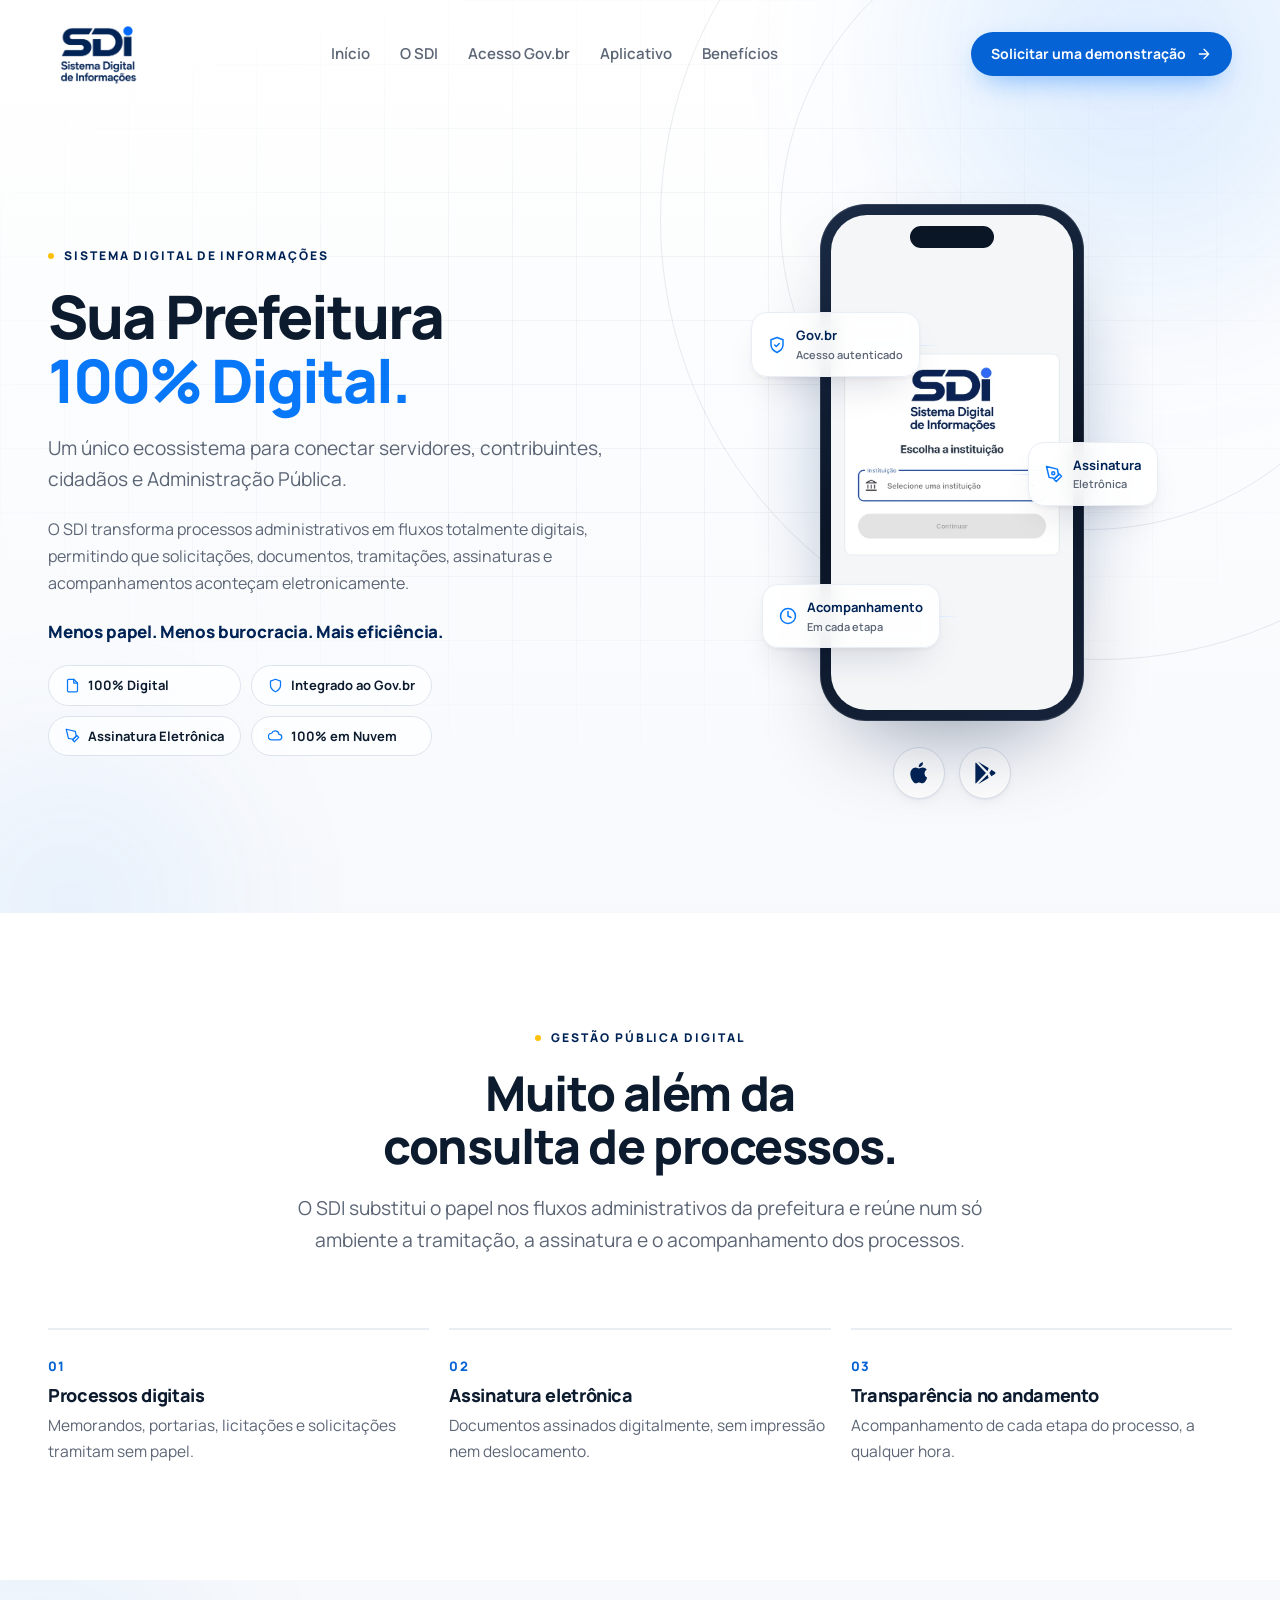
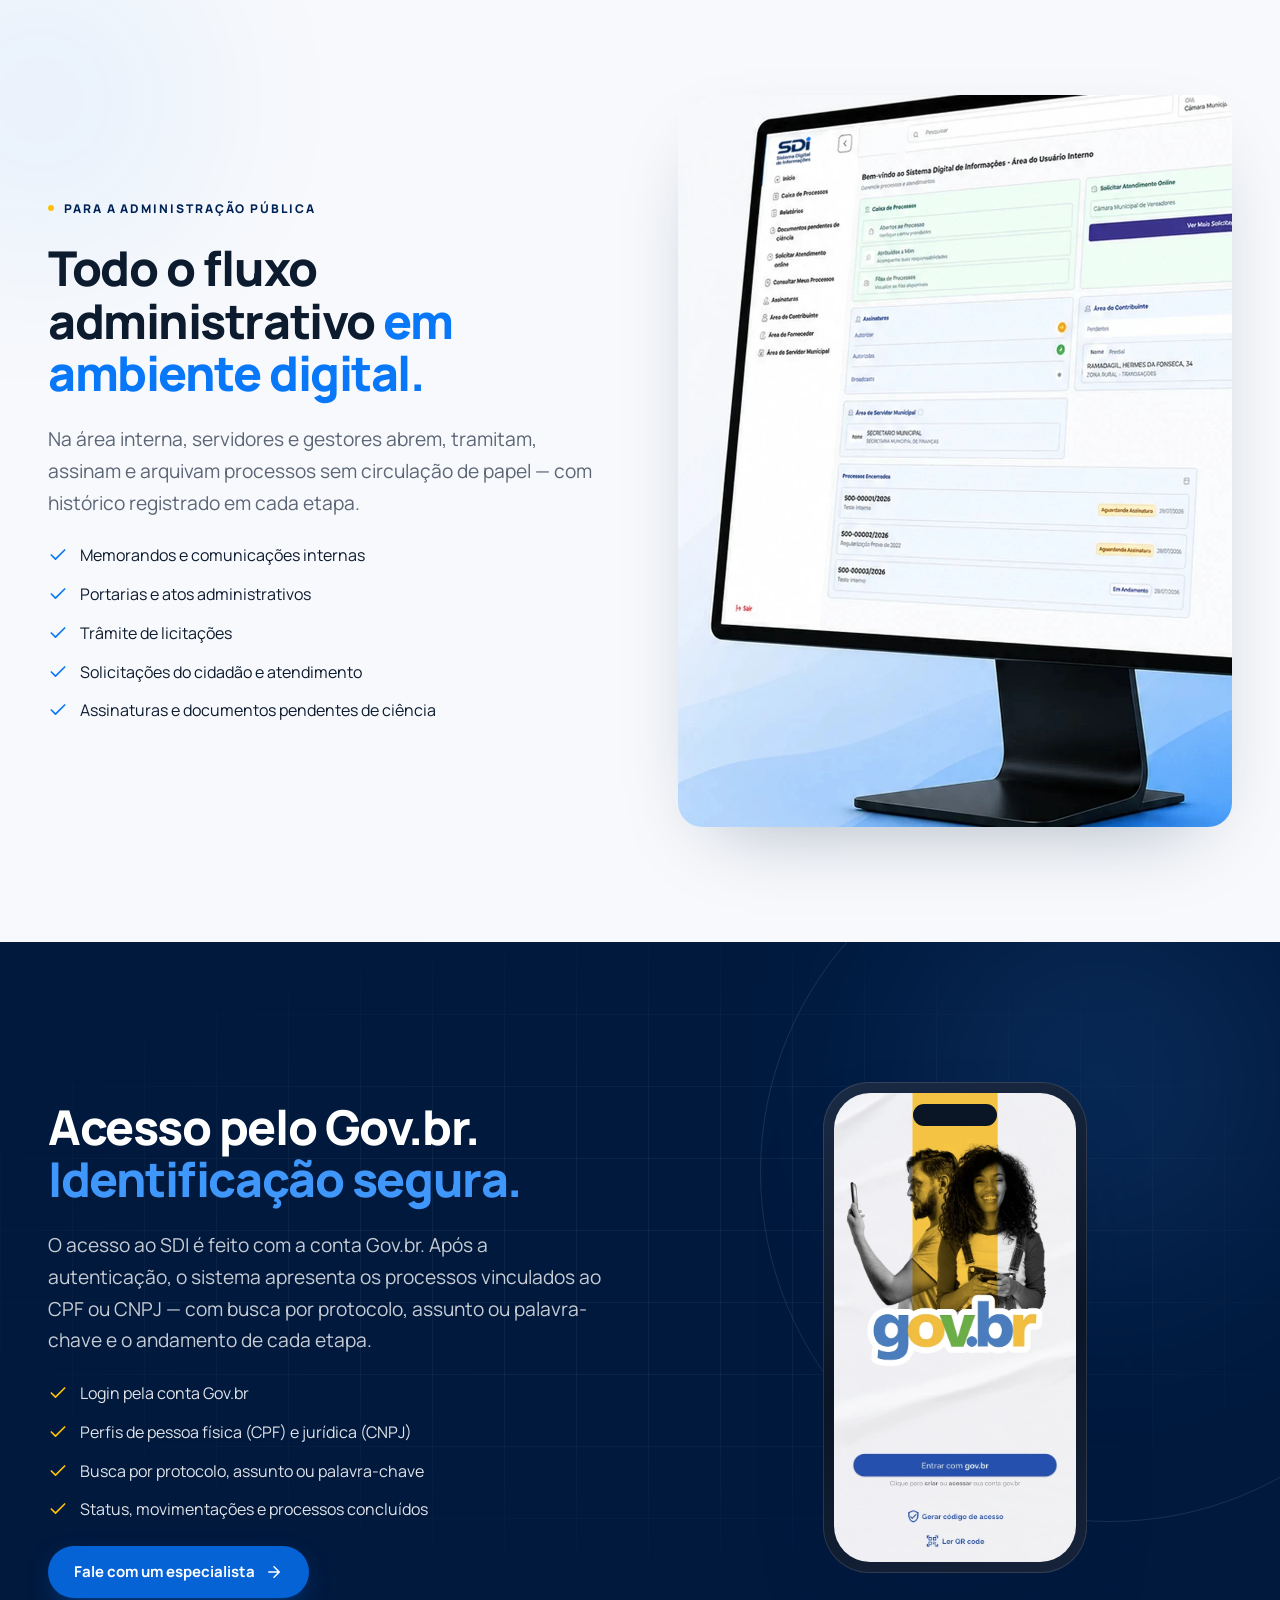
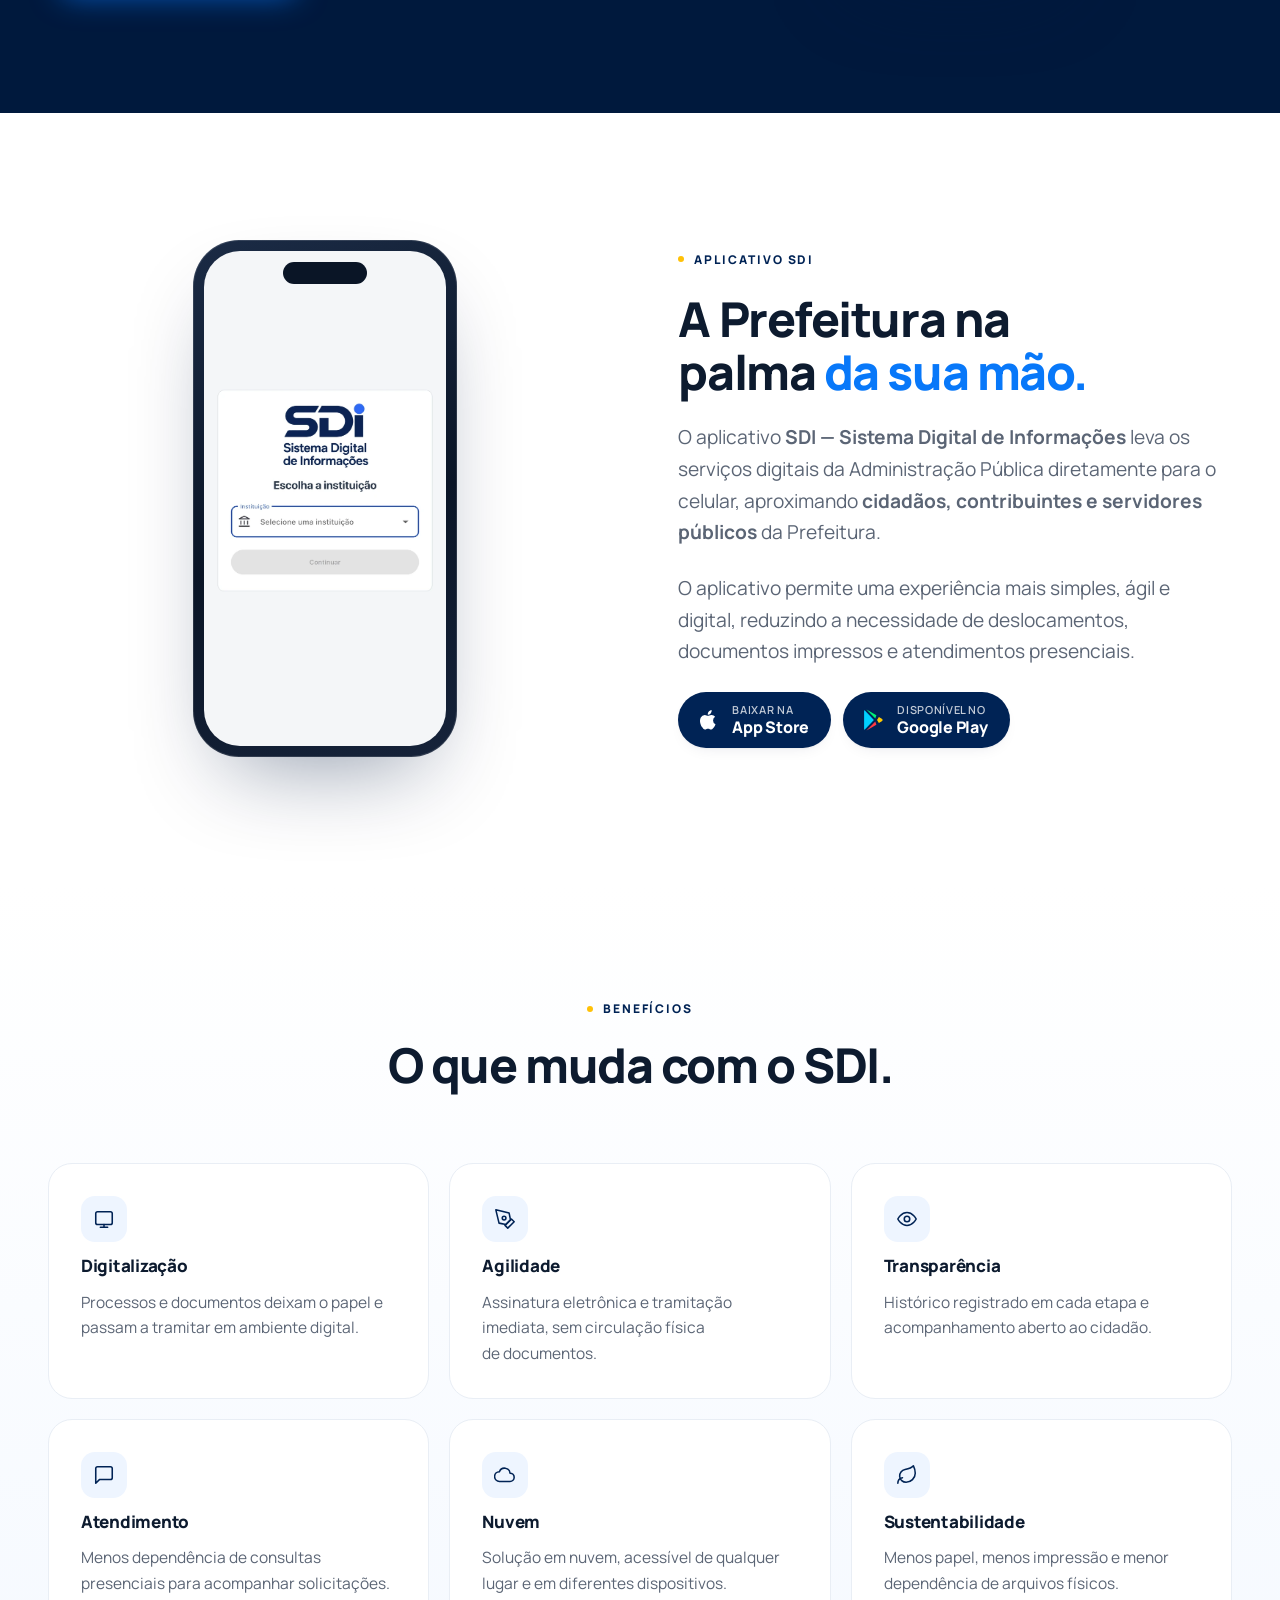
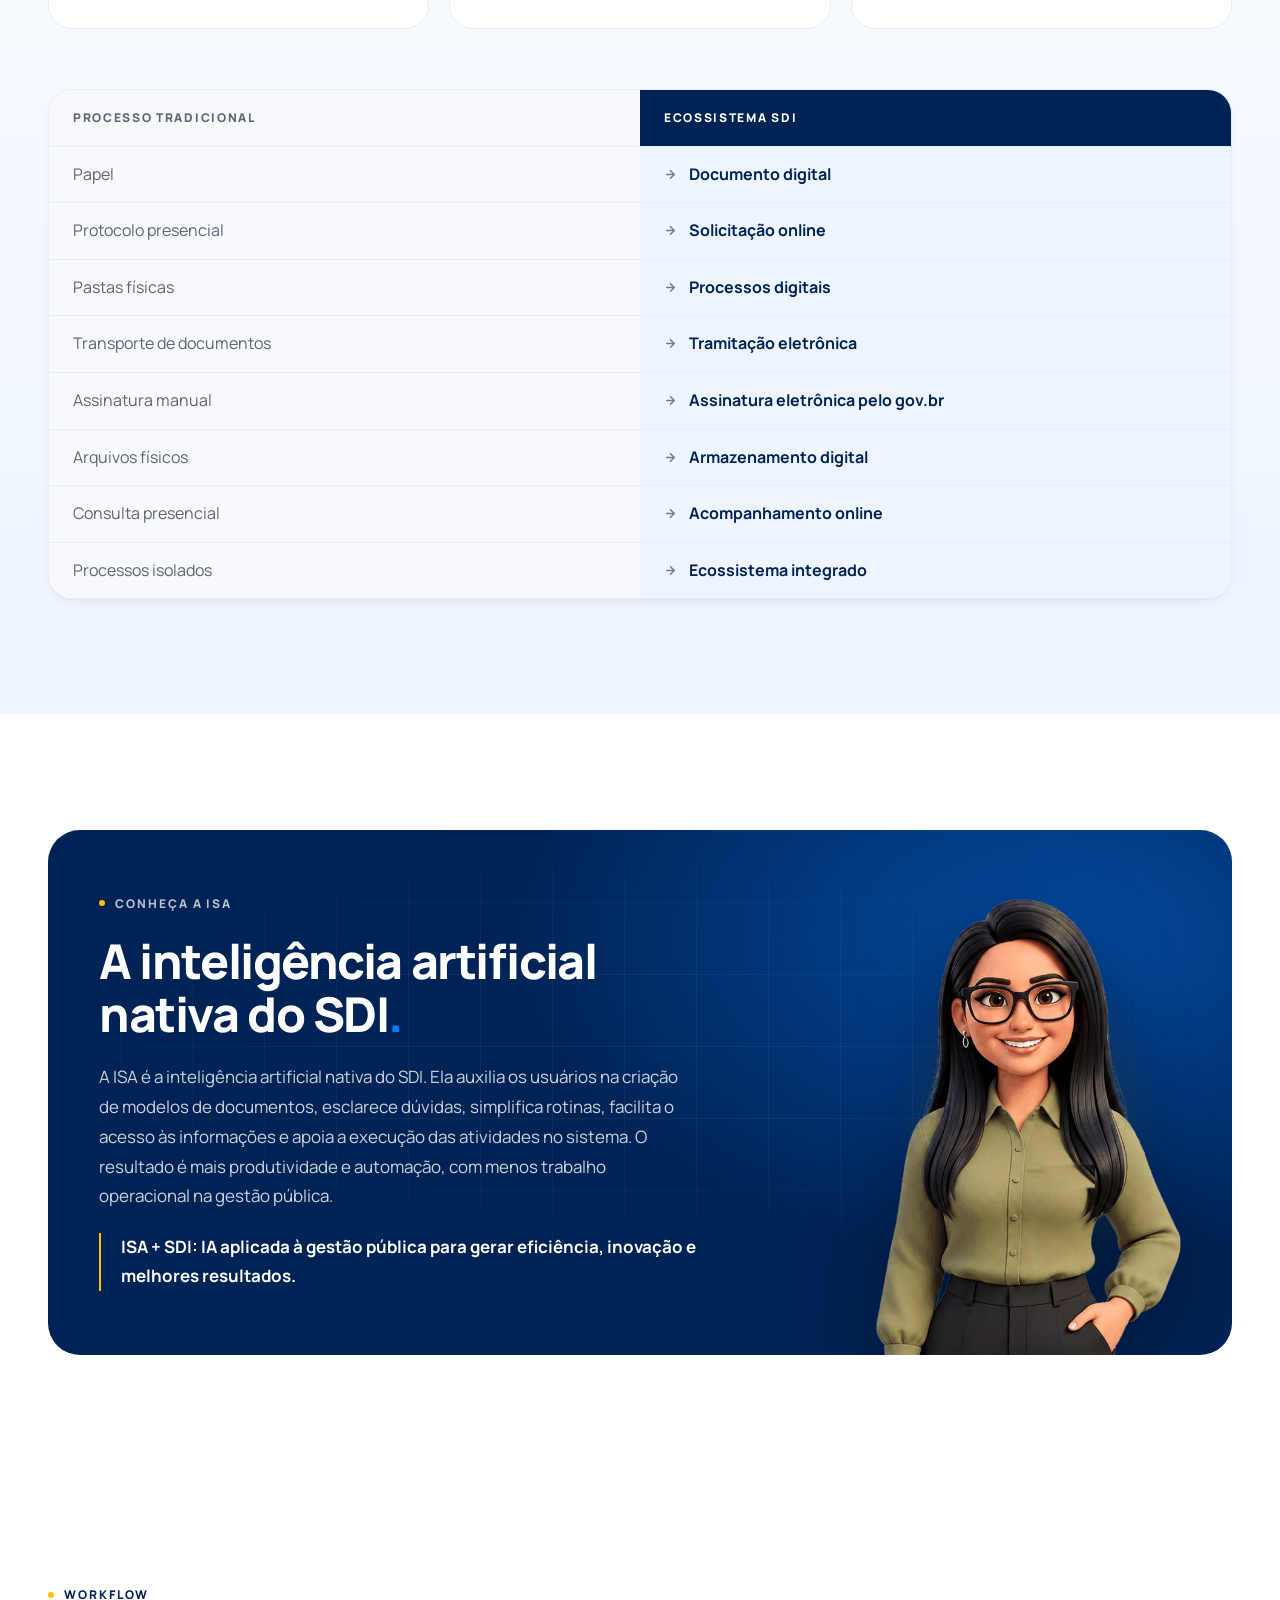
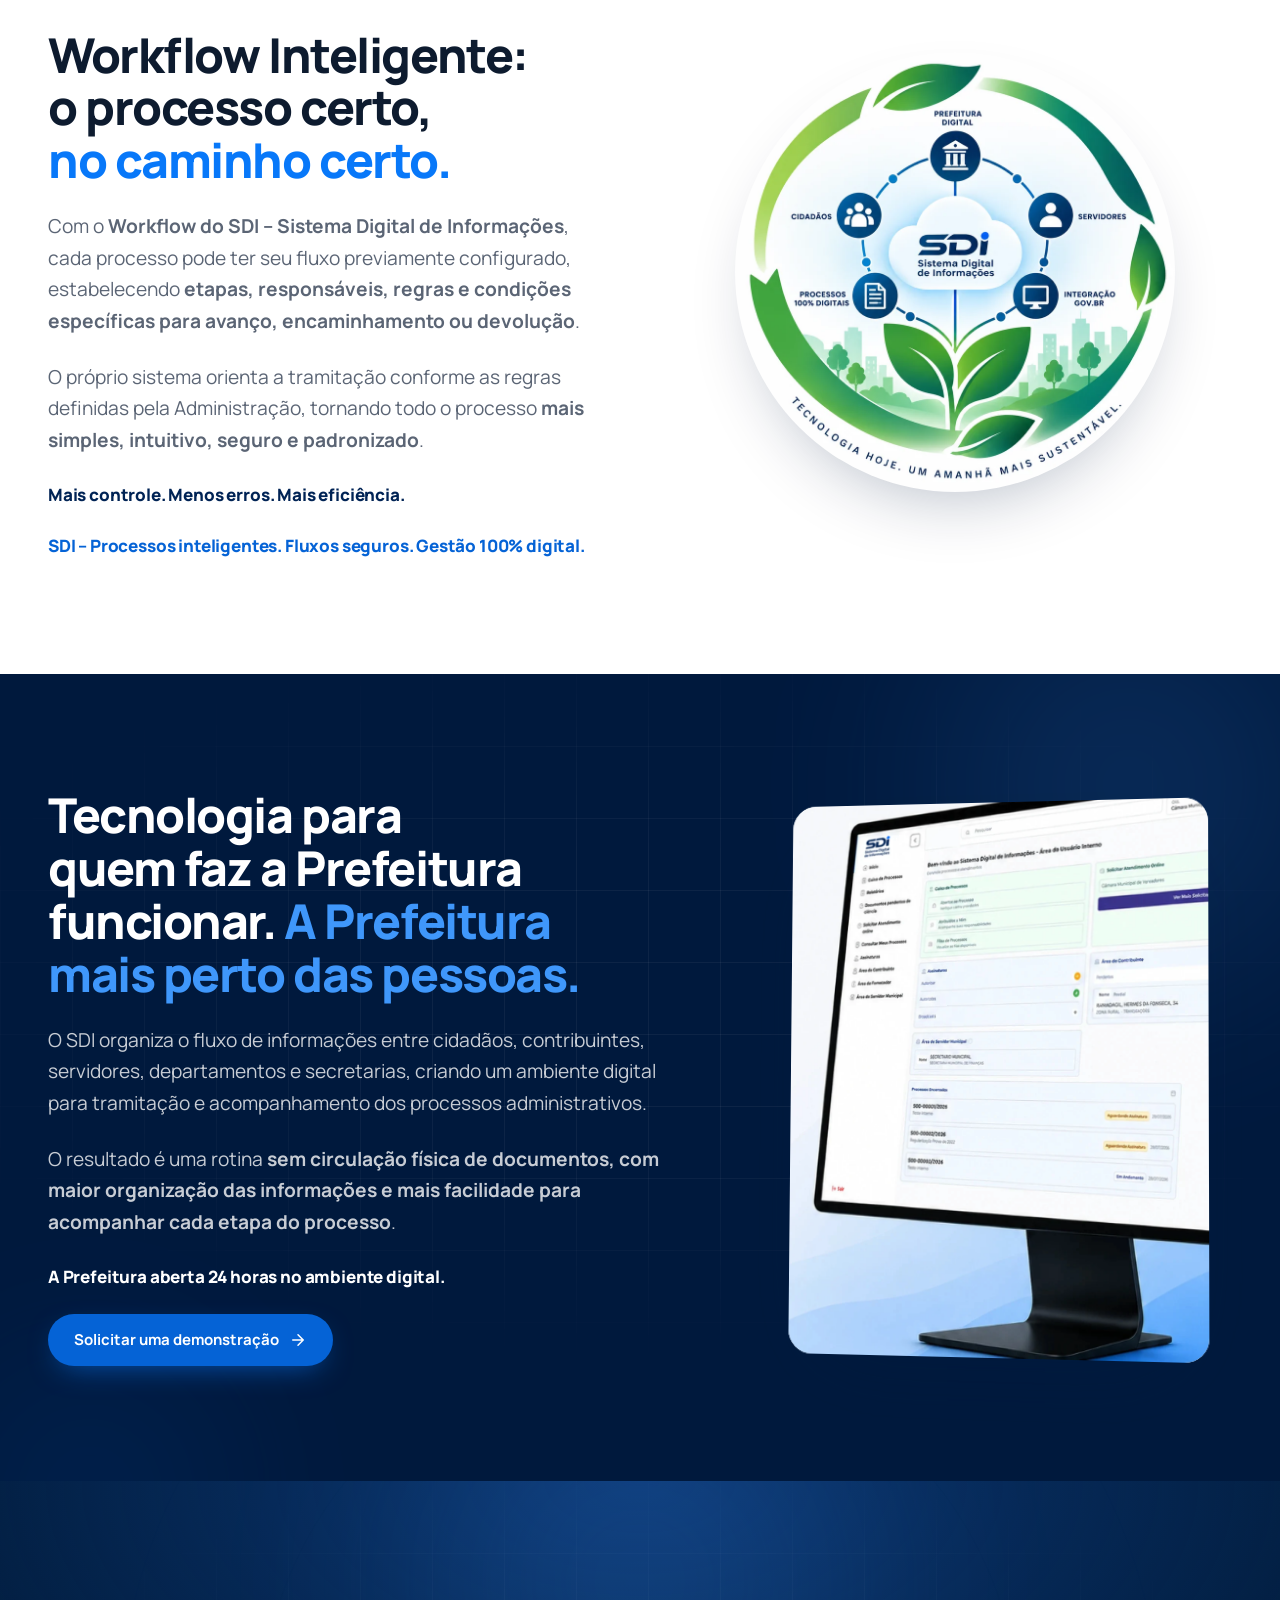
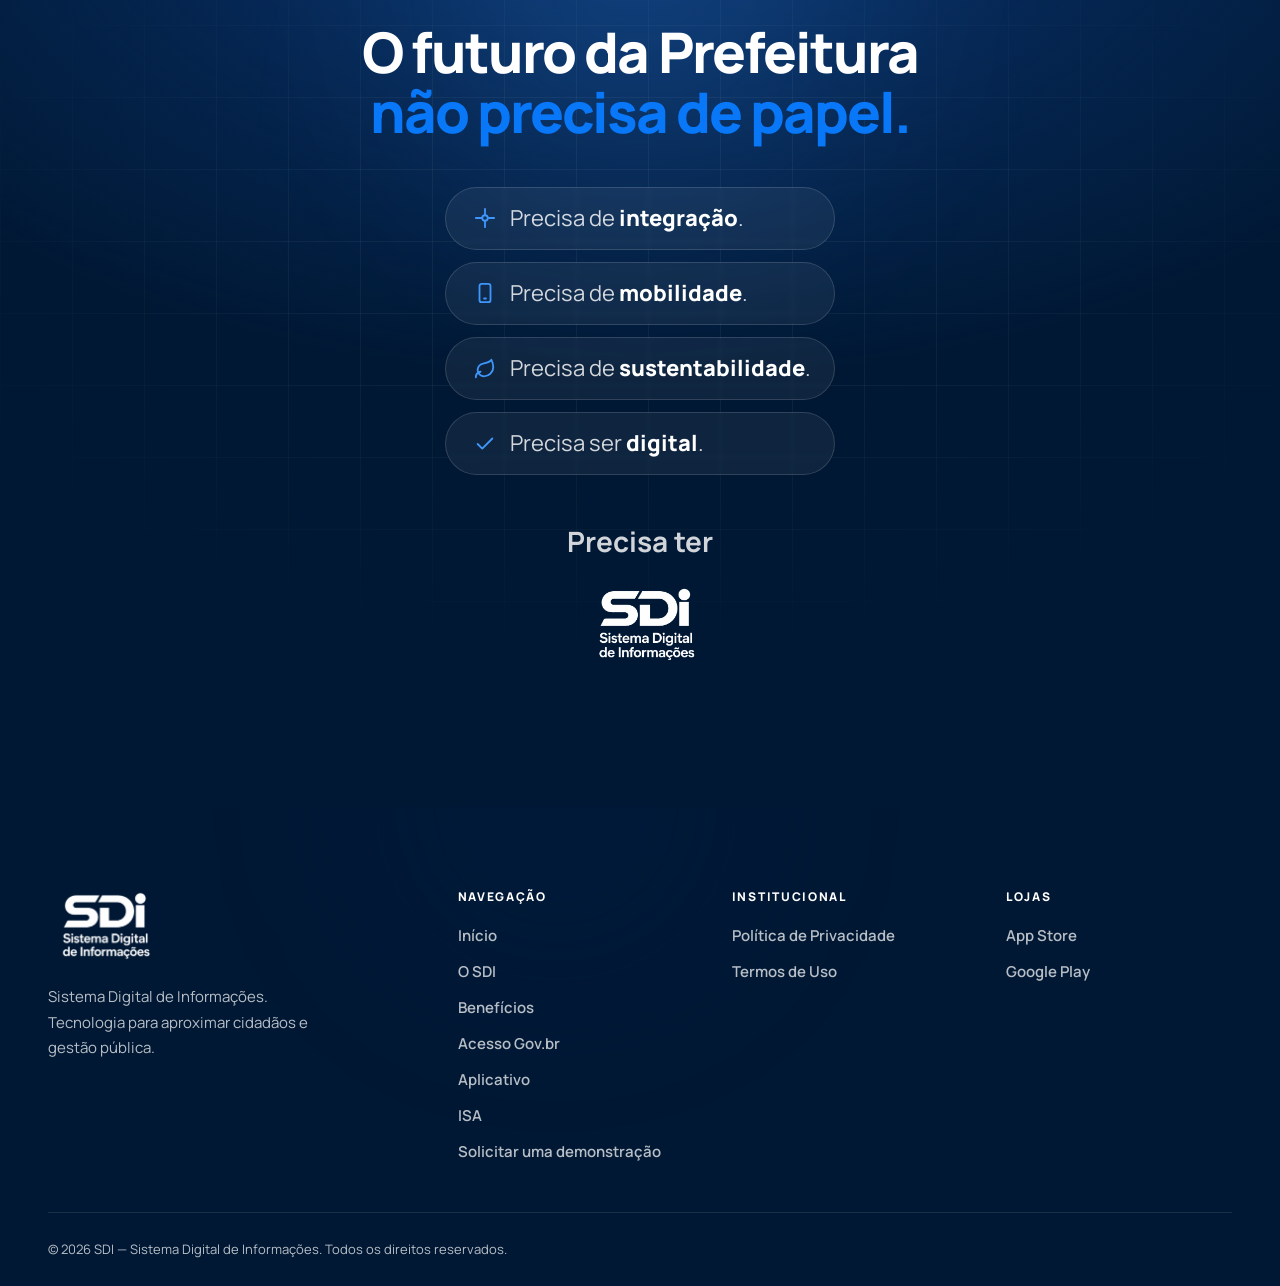
<file: index.html>
<!doctype html>
<html lang="pt-BR">
<head>
<meta charset="utf-8">
<meta name="viewport" content="width=device-width, initial-scale=1">

<title>SDI — Sistema Digital de Informações | Gestão Pública Digital</title>
<meta name="description" content="O SDI transforma os processos administrativos da gestão pública em fluxos totalmente digitais — solicitações, documentos, tramitações e assinaturas eletrônicas, com acesso pelo Gov.br.">
<meta name="theme-color" content="#002355">
<meta name="author" content="SDI — Sistema Digital de Informações">

<!-- TODO: ajustar para o domínio definitivo antes de publicar -->
<link rel="canonical" href="https://www.sdi.com.br/">

<!-- Open Graph -->
<meta property="og:type" content="website">
<meta property="og:locale" content="pt_BR">
<meta property="og:site_name" content="SDI — Sistema Digital de Informações">
<meta property="og:title" content="SDI — Sistema Digital de Informações | Gestão Pública Digital">
<meta property="og:description" content="O SDI transforma os processos administrativos da gestão pública em fluxos totalmente digitais — solicitações, documentos, tramitações e assinaturas eletrônicas, com acesso pelo Gov.br.">
<meta property="og:url" content="https://www.sdi.com.br/">
<meta property="og:image" content="https://www.sdi.com.br/assets/images/backgrounds/og-sdi.jpg">
<meta property="og:image:width" content="1200">
<meta property="og:image:height" content="630">
<meta property="og:image:alt" content="SDI — Sistema Digital de Informações">

<!-- Twitter Card -->
<meta name="twitter:card" content="summary_large_image">
<meta name="twitter:title" content="SDI — Sistema Digital de Informações | Gestão Pública Digital">
<meta name="twitter:description" content="O SDI transforma os processos administrativos da gestão pública em fluxos totalmente digitais — solicitações, documentos, tramitações e assinaturas eletrônicas, com acesso pelo Gov.br.">
<meta name="twitter:image" content="https://www.sdi.com.br/assets/images/backgrounds/og-sdi.jpg">

<!-- Ícones -->
<link rel="icon" href="favicon.ico" sizes="any">
<link rel="icon" type="image/png" sizes="192x192" href="assets/icons/icon-192.png">
<link rel="apple-touch-icon" href="assets/icons/apple-touch-icon.png">

<!-- Tipografia -->
<link rel="preconnect" href="https://fonts.googleapis.com">
<link rel="preconnect" href="https://fonts.gstatic.com" crossorigin>
<link rel="preload" as="style" href="https://fonts.googleapis.com/css2?family=Manrope:wght@400;500;600;700;800&display=swap">
<link rel="stylesheet" href="https://fonts.googleapis.com/css2?family=Manrope:wght@400;500;600;700;800&display=swap">

<link rel="stylesheet" href="assets/css/style.css">

<!-- Schema.org -->
<script type="application/ld+json">
{
  "@context": "https://schema.org",
  "@graph": [
    {
      "@type": "Organization",
      "@id": "https://www.sdi.com.br/#organizacao",
      "name": "SDI — Sistema Digital de Informações",
      "url": "https://www.sdi.com.br/",
      "logo": "https://www.sdi.com.br/assets/logos/sdi/sdi-azul.png",
      "description": "Plataforma que digitaliza os processos administrativos da gestão pública, da solicitação à assinatura eletrônica."
    },
    {
      "@type": "SoftwareApplication",
      "name": "SDI — Sistema Digital de Informações",
      "applicationCategory": "GovernmentApplication",
      "operatingSystem": "Android, iOS, Web",
      "url": "https://www.sdi.com.br/",
      "inLanguage": "pt-BR",
      "publisher": { "@id": "https://www.sdi.com.br/#organizacao" },
      "description": "Plataforma de processos administrativos digitais para a gestão pública, com assinatura eletrônica e acesso pela conta Gov.br."
    }
  ]
}
</script>
</head>

<body>

<a class="skip-link" href="#conteudo">Pular para o conteúdo</a>

<!-- ==========================================================================
     HEADER
     ========================================================================== -->
<header class="header" data-header>
  <div class="shell header__inner">

    <a class="header__logo" href="#topo" aria-label="SDI — Sistema Digital de Informações, início">
      <img src="assets/logos/sdi/sdi-azul.png" alt="SDI — Sistema Digital de Informações" width="420" height="311" style="height:67px;width:auto">
    </a>

    <nav class="header__nav" aria-label="Navegação principal">
      <ul>
                <li><a href="#topo">Início</a></li>
        <li><a href="#gestao-publica">O SDI</a></li>
        <li><a href="#acesso">Acesso Gov.br</a></li>
        <li><a href="#aplicativo">Aplicativo</a></li>
        <li><a href="#funcionalidades">Benefícios</a></li>
      </ul>
    </nav>

    <div class="header__actions">
      <a class="btn btn--primary btn--sm" href="https://wa.me/5551995495740?text=Ol%C3%A1%21%20Gostaria%20de%20solicitar%20uma%20demonstra%C3%A7%C3%A3o%20do%20SDI." target="_blank" rel="noopener">
        Solicitar uma demonstração
        <svg width="16" height="16" viewBox="0 0 24 24" fill="none" stroke="currentColor" stroke-width="2" stroke-linecap="round" stroke-linejoin="round" aria-hidden="true"><path d="M5 12h14M12 5l7 7-7 7"/></svg>
      </a>

      <button class="burger" type="button" data-menu-toggle aria-expanded="false" aria-controls="menu-mobile" aria-label="Abrir menu">
        <span class="burger__icon" aria-hidden="true"><span></span><span></span><span></span></span>
      </button>
    </div>

  </div>
</header>

<!-- Painel mobile -->
<div class="mobile-panel" id="menu-mobile" data-menu-panel>
  <div class="shell mobile-panel__inner">
    <nav class="mobile-nav" aria-label="Navegação mobile">
            <a href="#topo">Início <span>01</span></a>
      <a href="#gestao-publica">O SDI <span>02</span></a>
      <a href="#acesso">Acesso Gov.br <span>03</span></a>
      <a href="#aplicativo">Aplicativo <span>04</span></a>
      <a href="#funcionalidades">Benefícios <span>05</span></a>
      <a href="#isa">ISA <span>06</span></a>
    </nav>
    <div class="mobile-panel__actions">
      <a class="btn btn--primary" href="https://wa.me/5551995495740?text=Ol%C3%A1%21%20Gostaria%20de%20solicitar%20uma%20demonstra%C3%A7%C3%A3o%20do%20SDI." target="_blank" rel="noopener">Solicitar uma demonstração</a>
    </div>
  </div>
</div>

<main id="conteudo">

<!-- ==========================================================================
     01. HERO
     ========================================================================== -->
<section class="hero" id="topo">

  <div class="deco" aria-hidden="true">
    <div class="grid-lines"></div>
    <div class="glow glow--blue" style="width:640px;height:640px;top:-260px;right:-180px"></div>
    <div class="glow glow--cyan" style="width:420px;height:420px;bottom:-200px;left:-140px;opacity:.4"></div>
    <div class="orbit orbit--spin" style="width:620px;height:620px;top:-90px;right:-120px">
      <span class="orbit__dot"></span>
    </div>
    <div class="orbit orbit--spin-slow" style="width:880px;height:880px;top:-220px;right:-260px">
      <span class="orbit__dot orbit__dot--yellow"></span>
    </div>
  </div>

  <div class="shell">
    <div class="hero__grid">

      <div class="hero__content">
        <p class="eyebrow reveal">Sistema Digital de Informações</p>

        <h1 class="hero__title reveal" style="--reveal-delay:80ms">
          Sua Prefeitura
          <span class="text-accent">100% Digital.</span>
        </h1>

        <p class="lead hero__desc reveal" style="--reveal-delay:160ms">
          Um único ecossistema para conectar servidores, contribuintes, cidadãos e
          Administração Pública.
        </p>

        <p class="hero__text reveal" style="--reveal-delay:200ms">
          O SDI transforma processos administrativos em fluxos totalmente digitais,
          permitindo que solicitações, documentos, tramitações, assinaturas e
          acompanhamentos aconteçam eletronicamente.
        </p>

        <p class="hero__kicker reveal" style="--reveal-delay:240ms">
          Menos papel. Menos burocracia. Mais eficiência.
        </p>


        <ul class="pill-row reveal" style="--reveal-delay:280ms">
          <li class="pill">
            <svg width="15" height="15" viewBox="0 0 24 24" fill="none" stroke="currentColor" stroke-width="2" stroke-linecap="round" stroke-linejoin="round" aria-hidden="true"><path d="M14 2H6a2 2 0 0 0-2 2v16a2 2 0 0 0 2 2h12a2 2 0 0 0 2-2V8z"/><path d="M14 2v6h6"/></svg>
            100% Digital
          </li>
          <li class="pill">
            <svg width="15" height="15" viewBox="0 0 24 24" fill="none" stroke="currentColor" stroke-width="2" stroke-linecap="round" stroke-linejoin="round" aria-hidden="true"><path d="M12 22s8-4 8-10V5l-8-3-8 3v7c0 6 8 10 8 10z"/></svg>
            Integrado ao Gov.br
          </li>
          <li class="pill">
            <svg width="15" height="15" viewBox="0 0 24 24" fill="none" stroke="currentColor" stroke-width="2" stroke-linecap="round" stroke-linejoin="round" aria-hidden="true"><path d="M12 19l7-7 3 3-7 7-3-3z"/><path d="M18 13l-1.5-7.5L2 2l3.5 14.5L13 18z"/></svg>
            Assinatura Eletrônica
          </li>
          <li class="pill">
            <svg width="15" height="15" viewBox="0 0 24 24" fill="none" stroke="currentColor" stroke-width="2" stroke-linecap="round" stroke-linejoin="round" aria-hidden="true"><path d="M17.5 19a4.5 4.5 0 1 0 0-9 6 6 0 0 0-11.6-1.6A4 4 0 0 0 6 19z"/></svg>
            100% em Nuvem
          </li>
        </ul>
      </div>

      <!-- Composição do hero: um aparelho e três selos ancorados a ele. -->
      <div class="hero-stage reveal" style="--reveal-delay:200ms">

        <div class="phone-group floaty">

          <div class="device" style="--screen-ratio:2.044">
            <div class="device__screen">

              <img src="assets/images/app/sdi-login.webp"
                   alt="Tela do SDI para escolher a instituição antes de acessar"
                   width="660" height="1349" fetchpriority="high">

            </div>
          </div>

          <!-- Selos ancorados ao aparelho: encostam nele e seguem a mesma
               coluna à esquerda, formando um conjunto só. -->
          <div class="float-card float-card--a">
            <svg width="18" height="18" viewBox="0 0 24 24" fill="none" stroke="currentColor" stroke-width="2" stroke-linecap="round" stroke-linejoin="round" aria-hidden="true"><path d="M12 22s8-4 8-10V5l-8-3-8 3v7c0 6 8 10 8 10z"/><path d="m9 12 2 2 4-4"/></svg>
            <div>Gov.br<small>Acesso autenticado</small></div>
          </div>

          <div class="float-card float-card--b">
            <svg width="18" height="18" viewBox="0 0 24 24" fill="none" stroke="currentColor" stroke-width="2" stroke-linecap="round" stroke-linejoin="round" aria-hidden="true"><path d="M12 19l7-7 3 3-7 7-3-3z"/><path d="M18 13l-1.5-7.5L2 2l3.5 14.5L13 18z"/><circle cx="11" cy="11" r="2"/></svg>
            <div>Assinatura<small>Eletrônica</small></div>
          </div>

          <div class="float-card float-card--c">
            <svg width="18" height="18" viewBox="0 0 24 24" fill="none" stroke="currentColor" stroke-width="2" stroke-linecap="round" stroke-linejoin="round" aria-hidden="true"><path d="M12 6v6l4 2"/><circle cx="12" cy="12" r="10"/></svg>
            <div>Acompanhamento<small>Em cada etapa</small></div>
          </div>

        </div>

        <!-- Lojas: apenas os ícones, ancorados abaixo do aparelho. -->
        <div class="store-icons">
          <a class="store-icon" href="https://apps.apple.com/br/app/sistema-digital-de-informa%C3%A7%C3%B5es/id6800324618"
             target="_blank" rel="noopener" aria-label="Baixar o aplicativo SDI na App Store">
            <svg width="26" height="26" viewBox="0 0 24 24" fill="currentColor" aria-hidden="true"><path d="M17.05 12.53a4.36 4.36 0 0 1 2.08-3.66 4.47 4.47 0 0 0-3.52-1.9c-1.48-.15-2.92.88-3.67.88s-1.93-.86-3.17-.84a4.69 4.69 0 0 0-3.95 2.4c-1.69 2.93-.43 7.26 1.21 9.63.8 1.16 1.75 2.46 3 2.41s1.66-.78 3.11-.78 1.86.78 3.13.75 2.11-1.18 2.9-2.35a10.4 10.4 0 0 0 1.32-2.7 4.27 4.27 0 0 1-2.44-3.84zM14.66 5.4A4.28 4.28 0 0 0 15.65 2a4.36 4.36 0 0 0-2.87 1.48 4.07 4.07 0 0 0-1 3.3 3.6 3.6 0 0 0 2.88-1.38z"/></svg>
          </a>
          <a class="store-icon" href="https://play.google.com/store/apps/details?id=br.com.libresolucoes.sdi&hl=pt_BR"
             target="_blank" rel="noopener" aria-label="Baixar o aplicativo SDI no Google Play">
            <svg width="26" height="26" viewBox="0 0 24 24" fill="currentColor" aria-hidden="true"><path d="M3.6 2.2a1 1 0 0 0-.5.9v17.8a1 1 0 0 0 .5.9l9.3-9.8zM14.3 10.4 5.5 1.6l9.9 5.7zM14.3 13.6l1.1 3.1-9.9 5.7zM17.9 9.1l2.9 1.7a1.3 1.3 0 0 1 0 2.4l-2.9 1.7L16 12z"/></svg>
          </a>
        </div>

      </div>

    </div>
  </div>
</section>

<!-- ==========================================================================
     02. POSICIONAMENTO — o que o SDI é, de fato
     ========================================================================== -->
<section class="section section--light" id="o-sdi">
  <div class="shell">

    <div class="section-head">
      <p class="eyebrow reveal">Gestão pública digital</p>
      <h2 class="h2 reveal" style="--reveal-delay:80ms">
        Muito além da consulta de processos.
      </h2>
      <p class="lead reveal" style="--reveal-delay:160ms">
        O SDI substitui o papel nos fluxos administrativos da prefeitura e reúne
        num só ambiente a tramitação, a assinatura e o acompanhamento dos
        processos.
      </p>
    </div>

    <div class="grid-cards grid-cards--3" data-stagger="110">
      <div class="numbered reveal">
        <p class="numbered__num">01</p>
        <h3 class="numbered__title">Processos digitais</h3>
        <p class="numbered__text">Memorandos, portarias, licitações e solicitações tramitam sem papel.</p>
      </div>
      <div class="numbered reveal">
        <p class="numbered__num">02</p>
        <h3 class="numbered__title">Assinatura eletrônica</h3>
        <p class="numbered__text">Documentos assinados digitalmente, sem impressão nem deslocamento.</p>
      </div>
      <div class="numbered reveal">
        <p class="numbered__num">03</p>
        <h3 class="numbered__title">Transparência no andamento</h3>
        <p class="numbered__text">Acompanhamento de cada etapa do processo, a qualquer hora.</p>
      </div>
    </div>

  </div>
</section>

<!-- ==========================================================================
     03. AMBIENTE INTERNO — o coração do sistema
     ========================================================================== -->
<section class="section section--soft" id="gestao-publica">

  <div class="deco" aria-hidden="true">
    <div class="glow glow--blue" style="width:480px;height:480px;top:-120px;left:-200px;opacity:.28"></div>
  </div>

  <div class="shell">
    <div class="split">

      <div class="stack">
        <p class="eyebrow reveal">Para a administração pública</p>
        <h2 class="h2 reveal" style="--reveal-delay:80ms">
          Todo o fluxo administrativo <span class="text-accent">em ambiente digital.</span>
        </h2>
        <p class="lead reveal" style="--reveal-delay:140ms">
          Na área interna, servidores e gestores abrem, tramitam, assinam e arquivam
          processos sem circulação de papel — com histórico registrado em cada etapa.
        </p>

        <ul class="check-list reveal" style="--reveal-delay:200ms">
          <li>
            <svg width="20" height="20" viewBox="0 0 24 24" fill="none" stroke="currentColor" stroke-width="2" stroke-linecap="round" stroke-linejoin="round" aria-hidden="true"><path d="M20 6 9 17l-5-5"/></svg>
            Memorandos e comunicações internas
          </li>
          <li>
            <svg width="20" height="20" viewBox="0 0 24 24" fill="none" stroke="currentColor" stroke-width="2" stroke-linecap="round" stroke-linejoin="round" aria-hidden="true"><path d="M20 6 9 17l-5-5"/></svg>
            Portarias e atos administrativos
          </li>
          <li>
            <svg width="20" height="20" viewBox="0 0 24 24" fill="none" stroke="currentColor" stroke-width="2" stroke-linecap="round" stroke-linejoin="round" aria-hidden="true"><path d="M20 6 9 17l-5-5"/></svg>
            Trâmite de licitações
          </li>
          <li>
            <svg width="20" height="20" viewBox="0 0 24 24" fill="none" stroke="currentColor" stroke-width="2" stroke-linecap="round" stroke-linejoin="round" aria-hidden="true"><path d="M20 6 9 17l-5-5"/></svg>
            Solicitações do cidadão e atendimento
          </li>
          <li>
            <svg width="20" height="20" viewBox="0 0 24 24" fill="none" stroke="currentColor" stroke-width="2" stroke-linecap="round" stroke-linejoin="round" aria-hidden="true"><path d="M20 6 9 17l-5-5"/></svg>
            Assinaturas e documentos pendentes de ciência
          </li>
        </ul>
      </div>

      <div class="split__visual reveal" style="--reveal-delay:120ms">
        <figure class="shot">
          <img src="assets/images/app/dashboard-interno.webp"
               alt="Painel interno do SDI com caixa de processos, assinaturas, área do contribuinte e processos encerrados"
               width="1100" height="1455" loading="lazy">
        </figure>
      </div>

    </div>
  </div>
</section>

<!-- ==========================================================================
     04. ACESSO GOV.BR — identificação única para todos os perfis
     ========================================================================== -->
<section class="section section--dark" id="acesso">

  <div class="deco" aria-hidden="true">
    <div class="grid-lines grid-lines--dark"></div>
    <div class="glow glow--cyan" style="width:600px;height:600px;top:-160px;right:-120px;opacity:.5"></div>
    <div class="orbit orbit--spin" style="width:700px;height:700px;top:-120px;right:-180px">
      <span class="orbit__dot"></span>
    </div>
  </div>

  <div class="shell">
    <div class="split">

      <div class="stack">
        <p class="eyebrow reveal">Acesso ao sistema</p>
        <h2 class="h2 reveal" style="--reveal-delay:80ms">
          Acesso pelo Gov.br.<br>
          <span class="text-accent">Identificação segura.</span>
        </h2>
        <p class="lead reveal" style="--reveal-delay:140ms">
          O acesso ao SDI é feito com a conta Gov.br. Após a autenticação, o sistema
          apresenta os processos vinculados ao CPF ou CNPJ — com busca por protocolo,
          assunto ou palavra-chave e o andamento de cada etapa.
        </p>

        <ul class="check-list reveal" style="--reveal-delay:200ms">
          <li>
            <svg width="20" height="20" viewBox="0 0 24 24" fill="none" stroke="currentColor" stroke-width="2" stroke-linecap="round" stroke-linejoin="round" aria-hidden="true"><path d="M20 6 9 17l-5-5"/></svg>
            Login pela conta Gov.br
          </li>
          <li>
            <svg width="20" height="20" viewBox="0 0 24 24" fill="none" stroke="currentColor" stroke-width="2" stroke-linecap="round" stroke-linejoin="round" aria-hidden="true"><path d="M20 6 9 17l-5-5"/></svg>
            Perfis de pessoa física (CPF) e jurídica (CNPJ)
          </li>
          <li>
            <svg width="20" height="20" viewBox="0 0 24 24" fill="none" stroke="currentColor" stroke-width="2" stroke-linecap="round" stroke-linejoin="round" aria-hidden="true"><path d="M20 6 9 17l-5-5"/></svg>
            Busca por protocolo, assunto ou palavra-chave
          </li>
          <li>
            <svg width="20" height="20" viewBox="0 0 24 24" fill="none" stroke="currentColor" stroke-width="2" stroke-linecap="round" stroke-linejoin="round" aria-hidden="true"><path d="M20 6 9 17l-5-5"/></svg>
            Status, movimentações e processos concluídos
          </li>
        </ul>

        <div class="btn-row reveal" style="--reveal-delay:260ms">
          <a class="btn btn--primary" href="https://wa.me/5551995495740?text=Ol%C3%A1%21%20Gostaria%20de%20falar%20com%20um%20especialista%20sobre%20o%20SDI." target="_blank" rel="noopener">
            Fale com um especialista
            <svg width="18" height="18" viewBox="0 0 24 24" fill="none" stroke="currentColor" stroke-width="2" stroke-linecap="round" stroke-linejoin="round" aria-hidden="true"><path d="M5 12h14M12 5l7 7-7 7"/></svg>
          </a>
        </div>
      </div>

      <div class="split__visual reveal" style="--reveal-delay:120ms">
        <div class="hero-stage" style="min-height:auto">
          <div class="device floaty" style="--screen-ratio:1.939">
            <div class="device__screen">
              <img src="assets/images/app/govbr-login.webp"
                   alt="Tela do SDI com o login pela conta Gov.br e campo de CPF"
                   width="640" height="1241" loading="lazy">
            </div>
          </div>
        </div>
      </div>

    </div>
  </div>
</section>

<!-- ==========================================================================
     05. APLICATIVO — a Prefeitura na palma da mão
     ========================================================================== -->
<section class="section section--light" id="aplicativo">
  <div class="shell">
    <div class="split split--reverse">

      <div class="stack">
        <p class="eyebrow reveal">Aplicativo SDI</p>
        <h2 class="h2 reveal" style="--reveal-delay:80ms">
          A Prefeitura na palma
          <span class="text-accent">da sua mão.</span>
        </h2>
        <p class="lead reveal" style="--reveal-delay:140ms">
          O aplicativo <strong>SDI — Sistema Digital de Informações</strong> leva os
          serviços digitais da Administração Pública diretamente para o celular,
          aproximando <strong>cidadãos, contribuintes e servidores públicos</strong>
          da Prefeitura.
        </p>
        <p class="lead reveal" style="--reveal-delay:180ms">
          O aplicativo permite uma experiência mais simples, ágil e digital,
          reduzindo a necessidade de deslocamentos, documentos impressos e
          atendimentos presenciais.
        </p>

        <div class="store-row reveal" style="--reveal-delay:240ms">
          <a class="store-btn" href="https://apps.apple.com/br/app/sistema-digital-de-informa%C3%A7%C3%B5es/id6800324618"
             target="_blank" rel="noopener">
            <svg width="24" height="24" viewBox="0 0 24 24" fill="currentColor" aria-hidden="true"><path d="M17.05 12.53a4.36 4.36 0 0 1 2.08-3.66 4.47 4.47 0 0 0-3.52-1.9c-1.48-.15-2.92.88-3.67.88s-1.93-.86-3.17-.84a4.69 4.69 0 0 0-3.95 2.4c-1.69 2.93-.43 7.26 1.21 9.63.8 1.16 1.75 2.46 3 2.41s1.66-.78 3.11-.78 1.86.78 3.13.75 2.11-1.18 2.9-2.35a10.4 10.4 0 0 0 1.32-2.7 4.27 4.27 0 0 1-2.44-3.84zM14.66 5.4A4.28 4.28 0 0 0 15.65 2a4.36 4.36 0 0 0-2.87 1.48 4.07 4.07 0 0 0-1 3.3 3.6 3.6 0 0 0 2.88-1.38z"/></svg>
            <span>Baixar na<strong>App Store</strong></span>
          </a>
          <a class="store-btn" href="https://play.google.com/store/apps/details?id=br.com.libresolucoes.sdi&hl=pt_BR"
             target="_blank" rel="noopener">
            <svg width="24" height="24" viewBox="0 0 24 24" aria-hidden="true"><path fill="#00D0FF" d="M3.6 2.2a1 1 0 0 0-.5.9v17.8a1 1 0 0 0 .5.9l9.3-9.8z"/><path fill="#00F076" d="M14.3 10.4 5.5 1.6l9.9 5.7z"/><path fill="#FF3A44" d="M14.3 13.6l1.1 3.1-9.9 5.7z"/><path fill="#FFC900" d="M17.9 9.1l2.9 1.7a1.3 1.3 0 0 1 0 2.4l-2.9 1.7L16 12z"/></svg>
            <span>Disponível no<strong>Google Play</strong></span>
          </a>
        </div>
      </div>

      <div class="split__visual reveal" style="--reveal-delay:120ms">
        <div class="hero-stage" style="min-height:auto">
          <div class="device floaty" style="--screen-ratio:2.044">
            <div class="device__screen">
              <img src="assets/images/app/sdi-login.webp"
                   alt="Aplicativo SDI aberto no celular, na tela de escolha da instituição"
                   width="660" height="1349" loading="lazy">
            </div>
          </div>
        </div>
      </div>

    </div>
  </div>
</section>

<!-- ==========================================================================
     06. BENEFÍCIOS PARA A GESTÃO
     ========================================================================== -->
<section class="section section--tint" id="funcionalidades">
  <div class="shell">

    <div class="section-head">
      <p class="eyebrow reveal">Benefícios</p>
      <h2 class="h2 reveal" style="--reveal-delay:80ms">
        O que muda com o SDI.
      </h2>
    </div>

    <div class="grid-cards grid-cards--3 grid-cards--3of6" data-stagger="90">
      <article class="card reveal">
        <span class="card__icon" aria-hidden="true">
          <svg width="22" height="22" viewBox="0 0 24 24" fill="none" stroke="currentColor" stroke-width="1.7" stroke-linecap="round" stroke-linejoin="round"><rect x="3" y="4" width="18" height="14" rx="2"/><path d="M8 21h8M12 18v3"/></svg>
        </span>
        <h3 class="card__title">Digitalização</h3>
        <p class="card__text">Processos e documentos deixam o papel e passam a tramitar em ambiente digital.</p>
      </article>

      <article class="card reveal">
        <span class="card__icon" aria-hidden="true">
          <svg width="22" height="22" viewBox="0 0 24 24" fill="none" stroke="currentColor" stroke-width="1.7" stroke-linecap="round" stroke-linejoin="round"><path d="M12 19l7-7 3 3-7 7-3-3z"/><path d="M18 13l-1.5-7.5L2 2l3.5 14.5L13 18z"/><circle cx="11" cy="11" r="2"/></svg>
        </span>
        <h3 class="card__title">Agilidade</h3>
        <p class="card__text">Assinatura eletrônica e tramitação imediata, sem circulação física de documentos.</p>
      </article>

      <article class="card reveal">
        <span class="card__icon" aria-hidden="true">
          <svg width="22" height="22" viewBox="0 0 24 24" fill="none" stroke="currentColor" stroke-width="1.7" stroke-linecap="round" stroke-linejoin="round"><path d="M2 12s3.5-7 10-7 10 7 10 7-3.5 7-10 7-10-7-10-7z"/><circle cx="12" cy="12" r="3"/></svg>
        </span>
        <h3 class="card__title">Transparência</h3>
        <p class="card__text">Histórico registrado em cada etapa e acompanhamento aberto ao cidadão.</p>
      </article>

      <article class="card reveal">
        <span class="card__icon" aria-hidden="true">
          <svg width="22" height="22" viewBox="0 0 24 24" fill="none" stroke="currentColor" stroke-width="1.7" stroke-linecap="round" stroke-linejoin="round"><path d="M21 15a2 2 0 0 1-2 2H7l-4 4V5a2 2 0 0 1 2-2h14a2 2 0 0 1 2 2z"/></svg>
        </span>
        <h3 class="card__title">Atendimento</h3>
        <p class="card__text">Menos dependência de consultas presenciais para acompanhar solicitações.</p>
      </article>

      <article class="card reveal">
        <span class="card__icon" aria-hidden="true">
          <svg width="22" height="22" viewBox="0 0 24 24" fill="none" stroke="currentColor" stroke-width="1.7" stroke-linecap="round" stroke-linejoin="round"><path d="M17.5 19a4.5 4.5 0 1 0 0-9 6 6 0 0 0-11.6-1.6A4 4 0 0 0 6 19z"/></svg>
        </span>
        <h3 class="card__title">Nuvem</h3>
        <p class="card__text">Solução em nuvem, acessível de qualquer lugar e em diferentes dispositivos.</p>
      </article>

      <article class="card reveal">
        <span class="card__icon" aria-hidden="true">
          <svg width="22" height="22" viewBox="0 0 24 24" fill="none" stroke="currentColor" stroke-width="1.7" stroke-linecap="round" stroke-linejoin="round"><path d="M11 20A7 7 0 0 1 9.8 6.1C15.5 5 17 4.48 19 2c1 2 2 4.18 2 8 0 5.5-4.78 10-10 10z"/><path d="M2 21c0-3 1.85-5.36 5.08-6"/></svg>
        </span>
        <h3 class="card__title">Sustentabilidade</h3>
        <p class="card__text">Menos papel, menos impressão e menor dependência de arquivos físicos.</p>
      </article>
    </div>

    <!-- Comparativo: o mesmo processo, antes e depois do SDI. -->
    <div class="compare reveal">
      <table class="compare__table">
        <caption class="sr-only">
          Comparação entre o processo tradicional em papel e o ecossistema digital do SDI
        </caption>
        <thead>
          <tr>
            <th scope="col">Processo tradicional</th>
            <th scope="col">Ecossistema SDI</th>
          </tr>
        </thead>
        <tbody>
          <tr><td>Papel</td><td>Documento digital</td></tr>
          <tr><td>Protocolo presencial</td><td>Solicitação online</td></tr>
          <tr><td>Pastas físicas</td><td>Processos digitais</td></tr>
          <tr><td>Transporte de documentos</td><td>Tramitação eletrônica</td></tr>
          <tr><td>Assinatura manual</td><td>Assinatura eletrônica pelo gov.br</td></tr>
          <tr><td>Arquivos físicos</td><td>Armazenamento digital</td></tr>
          <tr><td>Consulta presencial</td><td>Acompanhamento online</td></tr>
          <tr><td>Processos isolados</td><td>Ecossistema integrado</td></tr>
        </tbody>
      </table>
    </div>

  </div>
</section>

<!-- ==========================================================================
     07. ISA — a inteligência artificial nativa do SDI
     ========================================================================== -->
<section class="isa-section" id="isa">
  <div class="shell">
    <div class="isa reveal">

      <div class="deco" aria-hidden="true">
        <div class="grid-lines grid-lines--dark"></div>
        <div class="isa__aura"></div>
      </div>

      <div class="isa__grid">

        <div class="isa__content">
          <p class="eyebrow eyebrow--light">Conheça a ISA</p>

          <h2 class="h2 isa__title">
            A inteligência artificial nativa do SDI<span class="text-accent">.</span>
          </h2>

          <p class="isa__text">
            A ISA é a inteligência artificial nativa do SDI. Ela auxilia os usuários
            na criação de modelos de documentos, esclarece dúvidas, simplifica
            rotinas, facilita o acesso às informações e apoia a execução das
            atividades no sistema. O resultado é mais produtividade e automação,
            com menos trabalho operacional na gestão pública.
          </p>

          <p class="isa__highlight">
            ISA + SDI: IA aplicada à gestão pública para gerar eficiência, inovação
            e melhores resultados.
          </p>
        </div>

        <div class="isa__figure">
          <span class="isa__halo" aria-hidden="true"></span>
          <img src="assets/images/app/isa.webp"
               alt="ISA, a assistente de inteligência artificial do SDI"
               width="504" height="760" loading="lazy">
        </div>

      </div>

    </div>
  </div>
</section>

<!-- ==========================================================================
     08. WORKFLOW INTELIGENTE
     ========================================================================== -->
<section class="section section--light" id="workflow">
  <div class="shell">
    <div class="split">

      <div class="stack">
        <p class="eyebrow reveal">Workflow</p>
        <h2 class="h2 reveal" style="--reveal-delay:80ms">
          Workflow Inteligente: o processo certo,
          <span class="text-accent">no caminho certo.</span>
        </h2>

        <p class="lead reveal" style="--reveal-delay:140ms">
          Com o <strong>Workflow do SDI – Sistema Digital de Informações</strong>,
          cada processo pode ter seu fluxo previamente configurado, estabelecendo
          <strong>etapas, responsáveis, regras e condições específicas para avanço,
          encaminhamento ou devolução</strong>.
        </p>

        <p class="lead reveal" style="--reveal-delay:180ms">
          O próprio sistema orienta a tramitação conforme as regras definidas pela
          Administração, tornando todo o processo <strong>mais simples, intuitivo,
          seguro e padronizado</strong>.
        </p>

        <p class="kicker reveal" style="--reveal-delay:220ms">
          Mais controle. Menos erros. Mais eficiência.
        </p>

        <p class="kicker kicker--brand reveal" style="--reveal-delay:260ms">
          SDI – Processos inteligentes. Fluxos seguros. Gestão 100% digital.
        </p>
      </div>

      <div class="split__visual reveal" style="--reveal-delay:120ms">
        <figure class="ecosystem">
          <img src="assets/images/app/ecossistema-sustentavel.webp"
               alt="Ecossistema do SDI conectando prefeitura digital, cidadãos, servidores, processos 100% digitais e integração Gov.br, com o selo Tecnologia hoje. Um amanhã mais sustentável."
               width="900" height="900" loading="lazy">
        </figure>
      </div>

    </div>
  </div>
</section>

<!-- ==========================================================================
     09. CTA FINAL
     ========================================================================== -->
<section class="section section--dark">

  <div class="deco" aria-hidden="true">
    <div class="grid-lines grid-lines--dark"></div>
    <div class="glow glow--cyan" style="width:620px;height:620px;top:-200px;right:-160px;opacity:.5"></div>
    <div class="glow glow--blue" style="width:420px;height:420px;bottom:-220px;left:-120px;opacity:.35"></div>
  </div>

  <div class="shell">
    <div class="cta-final">

      <div class="cta-final__content">
        <h2 class="h2 reveal">
          Tecnologia para quem faz a Prefeitura funcionar.
          <span class="text-accent">A Prefeitura mais perto das pessoas.</span>
        </h2>
        <p class="lead reveal" style="--reveal-delay:100ms">
          O SDI organiza o fluxo de informações entre cidadãos, contribuintes,
          servidores, departamentos e secretarias, criando um ambiente digital para
          tramitação e acompanhamento dos processos administrativos.
        </p>
        <p class="lead reveal" style="--reveal-delay:140ms">
          O resultado é uma rotina <strong>sem circulação física de documentos, com
          maior organização das informações e mais facilidade para acompanhar cada
          etapa do processo</strong>.
        </p>
        <p class="kicker kicker--light reveal" style="--reveal-delay:180ms">
          A Prefeitura aberta 24 horas no ambiente digital.
        </p>
        <div class="btn-row reveal" style="--reveal-delay:220ms">
          <a class="btn btn--primary" href="https://wa.me/5551995495740?text=Ol%C3%A1%21%20Gostaria%20de%20solicitar%20uma%20demonstra%C3%A7%C3%A3o%20do%20SDI." target="_blank" rel="noopener">
            Solicitar uma demonstração
            <svg width="18" height="18" viewBox="0 0 24 24" fill="none" stroke="currentColor" stroke-width="2" stroke-linecap="round" stroke-linejoin="round" aria-hidden="true"><path d="M5 12h14M12 5l7 7-7 7"/></svg>
          </a>
        </div>
      </div>

      <div class="cta-final__visual reveal" style="--reveal-delay:140ms">
        <figure class="shot shot--tilt">
          <img src="assets/images/app/dashboard-interno.webp"
               alt="Painel do SDI com processos e assinaturas"
               width="1100" height="1455" loading="lazy">
        </figure>
      </div>

    </div>
  </div>
</section>

<!-- ==========================================================================
     MANIFESTO — fecho da página
     ========================================================================== -->
<section class="manifesto" id="manifesto">

  <div class="deco" aria-hidden="true">
    <div class="grid-lines grid-lines--dark"></div>
    <div class="glow glow--cyan" style="width:680px;height:680px;top:-240px;left:50%;transform:translateX(-50%);opacity:.55"></div>
    <div class="orbit orbit--spin" style="width:760px;height:760px;top:-140px;left:50%;margin-left:-380px">
      <span class="orbit__dot"></span>
    </div>
    <div class="orbit orbit--spin-slow" style="width:1040px;height:1040px;top:-280px;left:50%;margin-left:-520px">
      <span class="orbit__dot orbit__dot--yellow"></span>
    </div>
  </div>

  <div class="shell">
    <div class="manifesto__inner">

      <h2 class="manifesto__title reveal">
        O futuro da Prefeitura<br>
        <span class="text-accent">não precisa de papel.</span>
      </h2>

      <ul class="manifesto__list" data-stagger="120">
        <li class="manifesto__item reveal">
          <svg width="22" height="22" viewBox="0 0 24 24" fill="none" stroke="currentColor" stroke-width="2" stroke-linecap="round" stroke-linejoin="round" aria-hidden="true"><path d="M12 2v6m0 8v6M2 12h6m8 0h6"/><circle cx="12" cy="12" r="3"/></svg>
          <span>Precisa de <strong>integração</strong>.</span>
        </li>
        <li class="manifesto__item reveal">
          <svg width="22" height="22" viewBox="0 0 24 24" fill="none" stroke="currentColor" stroke-width="2" stroke-linecap="round" stroke-linejoin="round" aria-hidden="true"><rect x="6" y="2" width="12" height="20" rx="2.5"/><path d="M11 18h2"/></svg>
          <span>Precisa de <strong>mobilidade</strong>.</span>
        </li>
        <li class="manifesto__item reveal">
          <svg width="22" height="22" viewBox="0 0 24 24" fill="none" stroke="currentColor" stroke-width="2" stroke-linecap="round" stroke-linejoin="round" aria-hidden="true"><path d="M11 20A7 7 0 0 1 9.8 6.1C15.5 5 17 4.48 19 2c1 2 2 4.18 2 8 0 5.5-4.78 10-10 10z"/><path d="M2 21c0-3 1.85-5.36 5.08-6"/></svg>
          <span>Precisa de <strong>sustentabilidade</strong>.</span>
        </li>
        <li class="manifesto__item reveal">
          <svg width="22" height="22" viewBox="0 0 24 24" fill="none" stroke="currentColor" stroke-width="2" stroke-linecap="round" stroke-linejoin="round" aria-hidden="true"><path d="M20 6 9 17l-5-5"/></svg>
          <span>Precisa ser <strong>digital</strong>.</span>
        </li>
      </ul>

      <p class="manifesto__closing reveal" style="--reveal-delay:180ms">
        Precisa ter
        <img src="assets/logos/sdi/sdi-branco.png"
             alt="SDI — Sistema Digital de Informações"
             width="420" height="311" loading="lazy">
      </p>

    </div>
  </div>
</section>

</main>

<!-- ==========================================================================
     FOOTER
     ========================================================================== -->
<footer class="footer">

  <div class="deco" aria-hidden="true">
    <div class="glow glow--navy" style="width:600px;height:400px;top:-200px;left:20%;opacity:.5"></div>
  </div>

  <div class="shell" style="position:relative;z-index:1">

    <div class="footer__grid">

      <div class="footer__brand">
        <img src="assets/logos/sdi/sdi-branco.png" alt="SDI — Sistema Digital de Informações" width="420" height="311" loading="lazy" style="height:77px;width:auto">
        <p>
          Sistema Digital de Informações.<br>
          Tecnologia para aproximar cidadãos e gestão pública.
        </p>
      </div>

      <nav aria-label="Navegação do rodapé">
        <p class="footer__title">Navegação</p>
        <div class="footer__links">
          <a href="#topo">Início</a>
          <a href="#o-sdi">O SDI</a>
          <a href="#funcionalidades">Benefícios</a>
          <a href="#acesso">Acesso Gov.br</a>
          <a href="#aplicativo">Aplicativo</a>
          <a href="#isa">ISA</a>
          <a href="https://wa.me/5551995495740?text=Ol%C3%A1%21%20Gostaria%20de%20solicitar%20uma%20demonstra%C3%A7%C3%A3o%20do%20SDI." target="_blank" rel="noopener">Solicitar uma demonstração</a>
        </div>
      </nav>

      <nav aria-label="Institucional">
        <p class="footer__title">Institucional</p>
        <div class="footer__links">
          <a href="politica-de-privacidade.html">Política de Privacidade</a>
          <a href="termos-de-uso.html">Termos de Uso</a>
        </div>
      </nav>

      <nav aria-label="Aplicativo nas lojas">
        <p class="footer__title">Lojas</p>
        <div class="footer__links">
          <a href="https://apps.apple.com/br/app/sistema-digital-de-informa%C3%A7%C3%B5es/id6800324618" target="_blank" rel="noopener">App Store</a>
          <a href="https://play.google.com/store/apps/details?id=br.com.libresolucoes.sdi&hl=pt_BR" target="_blank" rel="noopener">Google Play</a>
        </div>
      </nav>

    </div>

    <div class="footer__bottom">
      <p>&copy; <span data-year>2026</span> SDI — Sistema Digital de Informações. Todos os direitos reservados.</p>
    </div>

  </div>
</footer>

<script src="assets/js/main.js" defer></script>
</body>
</html>
</file>
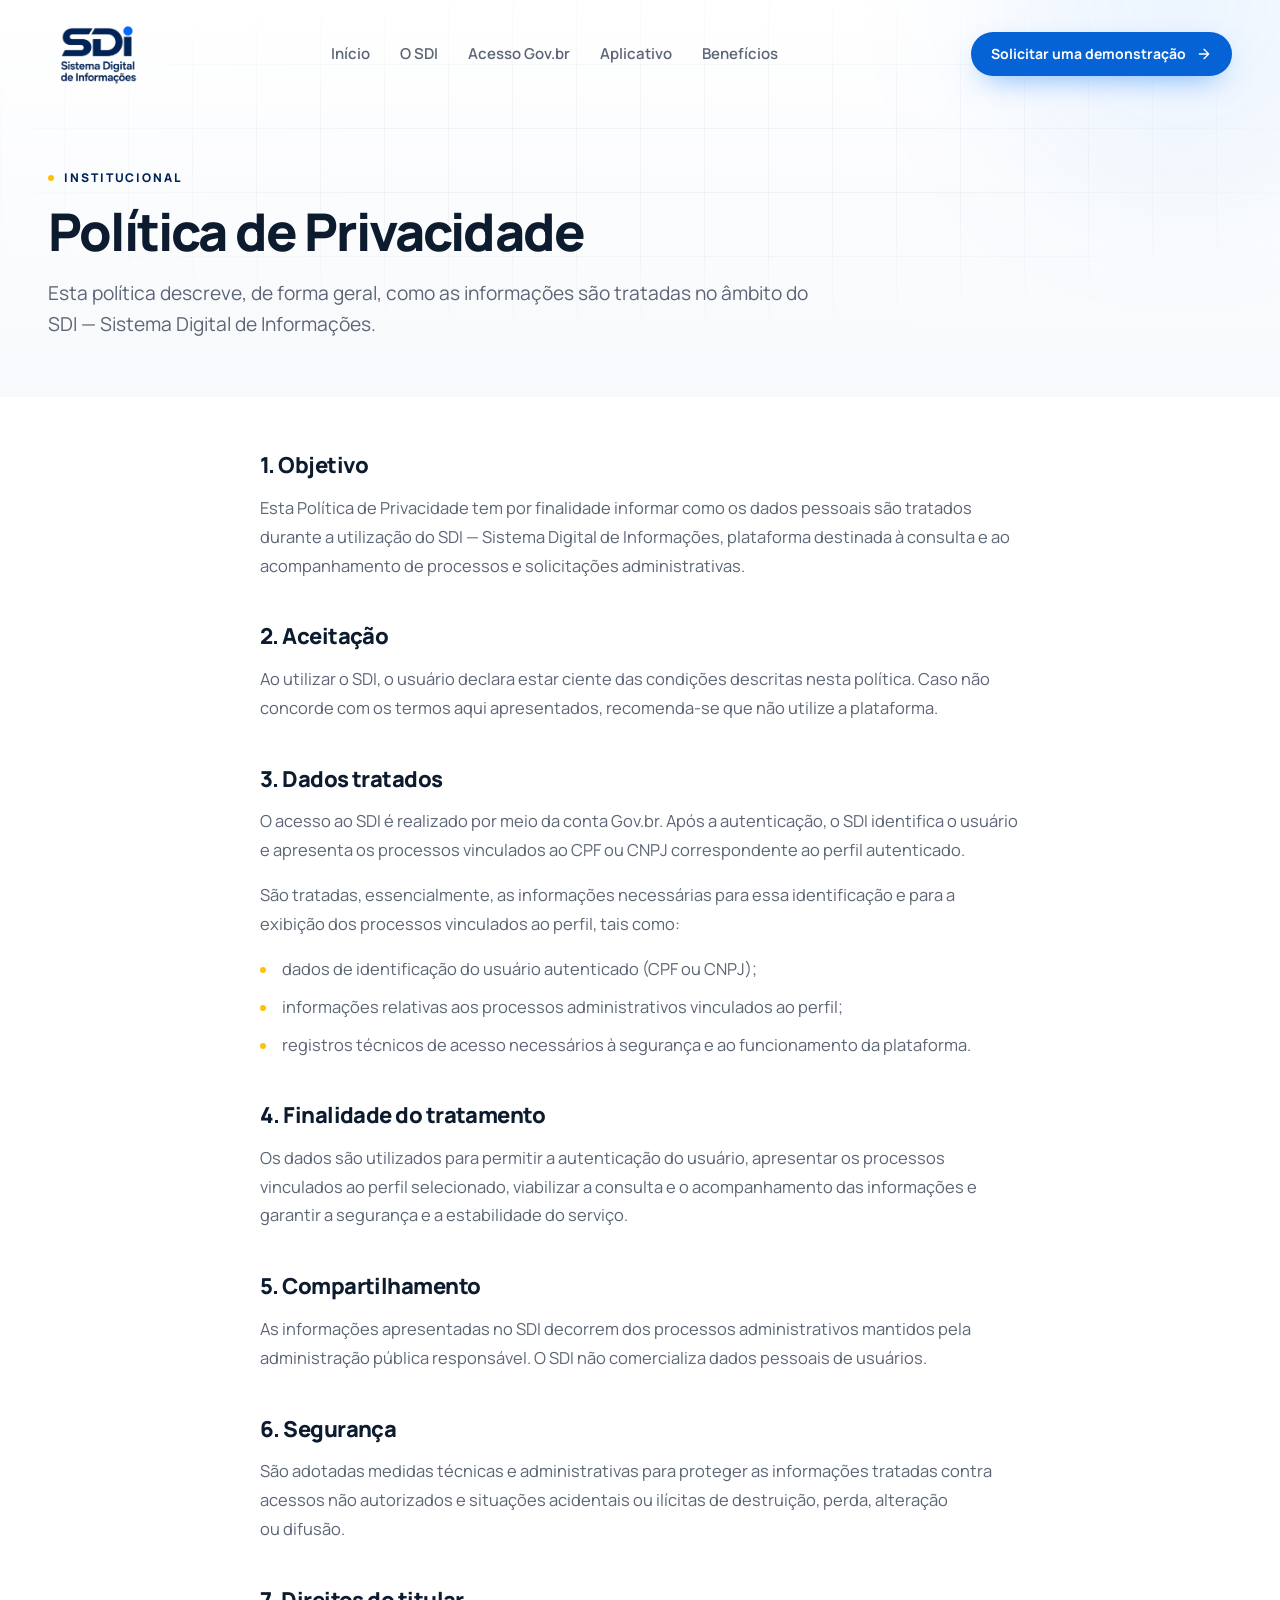
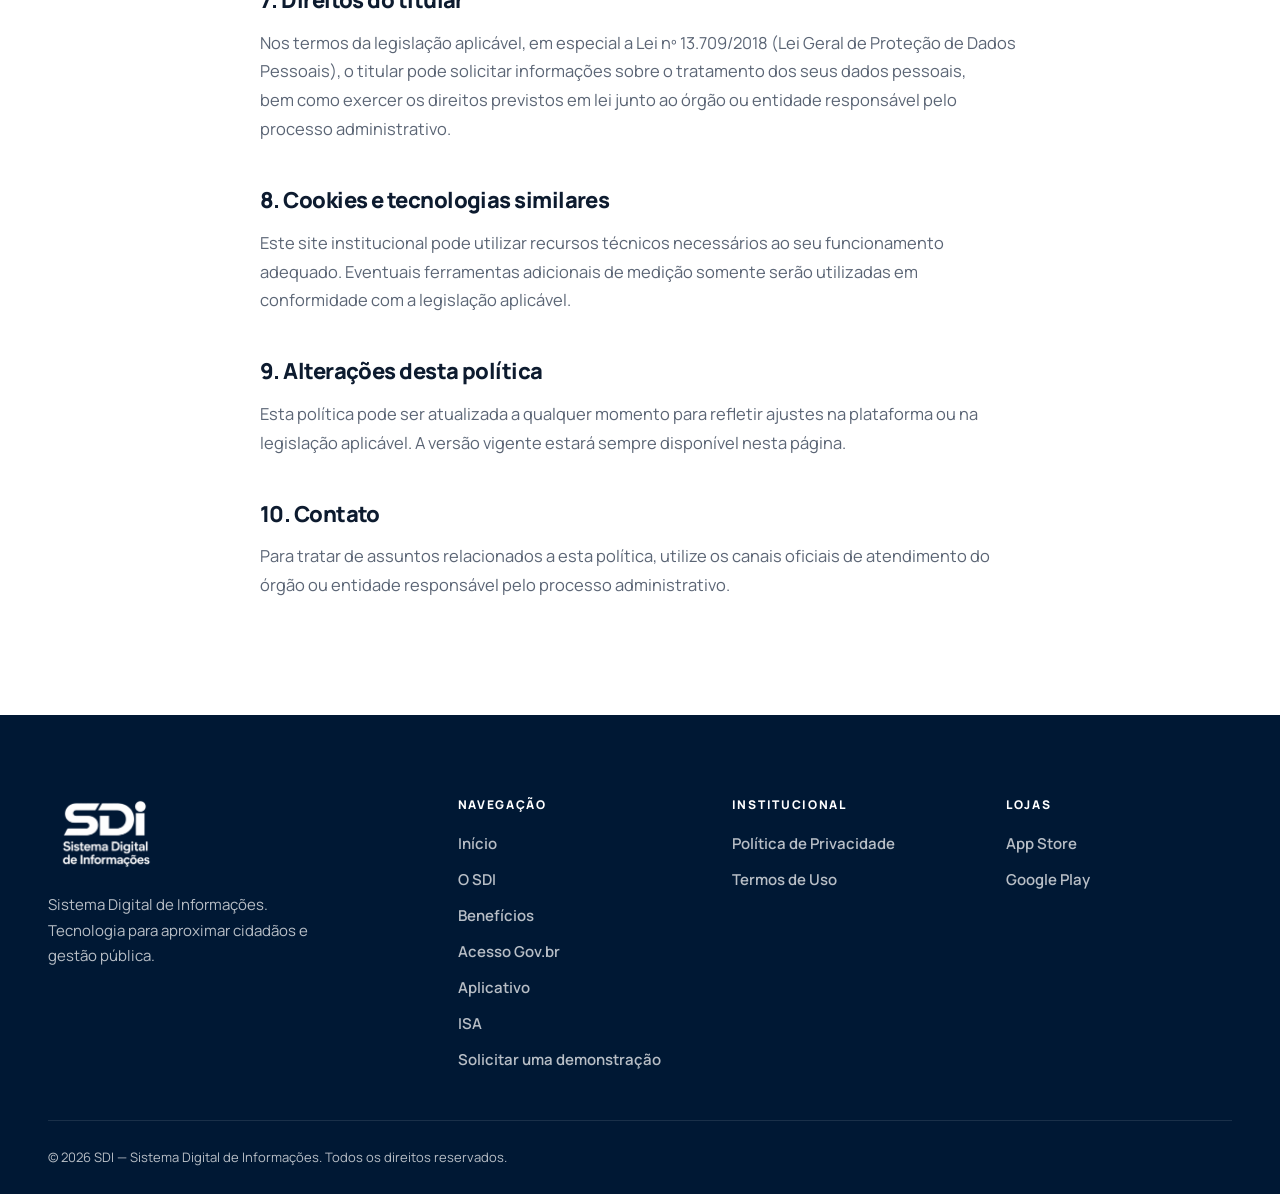
<file: politica-de-privacidade.html>
<!doctype html>
<html lang="pt-BR">
<head>
<meta charset="utf-8">
<meta name="viewport" content="width=device-width, initial-scale=1">

<title>Política de Privacidade | SDI — Sistema Digital de Informações</title>
<meta name="description" content="Política de Privacidade do SDI — Sistema Digital de Informações.">
<meta name="theme-color" content="#002355">
<meta name="robots" content="index, follow">

<!-- TODO: ajustar para o domínio definitivo antes de publicar -->
<link rel="canonical" href="https://www.sdi.com.br/politica-de-privacidade.html">

<meta property="og:type" content="article">
<meta property="og:locale" content="pt_BR">
<meta property="og:title" content="Política de Privacidade | SDI — Sistema Digital de Informações">
<meta property="og:description" content="Política de Privacidade do SDI — Sistema Digital de Informações.">
<meta property="og:url" content="https://www.sdi.com.br/politica-de-privacidade.html">

<link rel="icon" href="favicon.ico" sizes="any">
<link rel="icon" type="image/png" sizes="192x192" href="assets/icons/icon-192.png">
<link rel="apple-touch-icon" href="assets/icons/apple-touch-icon.png">

<link rel="preconnect" href="https://fonts.googleapis.com">
<link rel="preconnect" href="https://fonts.gstatic.com" crossorigin>
<link rel="stylesheet" href="https://fonts.googleapis.com/css2?family=Manrope:wght@400;500;600;700;800&display=swap">

<link rel="stylesheet" href="assets/css/style.css">
</head>

<body>

<a class="skip-link" href="#conteudo">Pular para o conteúdo</a>

<header class="header is-solid" data-header>
  <div class="shell header__inner">

    <a class="header__logo" href="index.html" aria-label="SDI — Sistema Digital de Informações, início">
      <img src="assets/logos/sdi/sdi-azul.png" alt="SDI — Sistema Digital de Informações" width="420" height="311" style="height:67px;width:auto">
    </a>

    <nav class="header__nav" aria-label="Navegação principal">
      <ul>
                <li><a href="index.html#topo">Início</a></li>
        <li><a href="index.html#gestao-publica">O SDI</a></li>
        <li><a href="index.html#acesso">Acesso Gov.br</a></li>
        <li><a href="index.html#aplicativo">Aplicativo</a></li>
        <li><a href="index.html#funcionalidades">Benefícios</a></li>
      </ul>
    </nav>

    <div class="header__actions">
      <a class="btn btn--primary btn--sm" href="https://wa.me/5551995495740?text=Ol%C3%A1%21%20Gostaria%20de%20solicitar%20uma%20demonstra%C3%A7%C3%A3o%20do%20SDI." target="_blank" rel="noopener">
        Solicitar uma demonstração
        <svg width="16" height="16" viewBox="0 0 24 24" fill="none" stroke="currentColor" stroke-width="2" stroke-linecap="round" stroke-linejoin="round" aria-hidden="true"><path d="M5 12h14M12 5l7 7-7 7"/></svg>
      </a>

      <button class="burger" type="button" data-menu-toggle aria-expanded="false" aria-controls="menu-mobile" aria-label="Abrir menu">
        <span class="burger__icon" aria-hidden="true"><span></span><span></span><span></span></span>
      </button>
    </div>

  </div>
</header>

<div class="mobile-panel" id="menu-mobile" data-menu-panel>
  <div class="shell mobile-panel__inner">
    <nav class="mobile-nav" aria-label="Navegação mobile">
            <a href="index.html#topo">Início <span>01</span></a>
      <a href="index.html#gestao-publica">O SDI <span>02</span></a>
      <a href="index.html#acesso">Acesso Gov.br <span>03</span></a>
      <a href="index.html#aplicativo">Aplicativo <span>04</span></a>
      <a href="index.html#funcionalidades">Benefícios <span>05</span></a>
      <a href="index.html#isa">ISA <span>06</span></a>
    </nav>
    <div class="mobile-panel__actions">
      <a class="btn btn--primary" href="https://wa.me/5551995495740?text=Ol%C3%A1%21%20Gostaria%20de%20solicitar%20uma%20demonstra%C3%A7%C3%A3o%20do%20SDI." target="_blank" rel="noopener">Solicitar uma demonstração</a>
    </div>
  </div>
</div>

<main id="conteudo">

<section class="page-head">
  <div class="deco" aria-hidden="true">
    <div class="grid-lines"></div>
    <div class="glow glow--blue" style="width:520px;height:520px;top:-260px;right:-160px;opacity:.35"></div>
  </div>

  <div class="shell">
    <div class="page-head__inner">
      <p class="eyebrow">Institucional</p>
      <h1 class="display" style="font-size:clamp(2.25rem,5vw,3.25rem)">Política de Privacidade</h1>
      <p class="lead">
        Esta política descreve, de forma geral, como as informações são tratadas no
        âmbito do SDI — Sistema Digital de Informações.
      </p>
    </div>
  </div>
</section>

<section class="section section--light" style="padding-top:clamp(40px,5vw,56px)">
  <div class="shell">
    <article class="prose">

      <!-- TODO: este conteúdo é um texto-base institucional. Submeter à validação
           jurídica e complementar com os dados do controlador (razão social, CNPJ,
           endereço e canal de contato do encarregado) antes da publicação. -->

      <h2>1. Objetivo</h2>
      <p>
        Esta Política de Privacidade tem por finalidade informar como os dados pessoais
        são tratados durante a utilização do SDI — Sistema Digital de Informações,
        plataforma destinada à consulta e ao acompanhamento de processos e solicitações
        administrativas.
      </p>

      <h2>2. Aceitação</h2>
      <p>
        Ao utilizar o SDI, o usuário declara estar ciente das condições descritas nesta
        política. Caso não concorde com os termos aqui apresentados, recomenda-se que
        não utilize a plataforma.
      </p>

      <h2>3. Dados tratados</h2>
      <p>
        O acesso ao SDI é realizado por meio da conta Gov.br. Após a
        autenticação, o SDI identifica o usuário e apresenta os processos vinculados ao
        CPF ou CNPJ correspondente ao perfil autenticado.
      </p>
      <p>
        São tratadas, essencialmente, as informações necessárias para essa
        identificação e para a exibição dos processos vinculados ao perfil, tais como:
      </p>
      <ul>
        <li>dados de identificação do usuário autenticado (CPF ou CNPJ);</li>
        <li>informações relativas aos processos administrativos vinculados ao perfil;</li>
        <li>registros técnicos de acesso necessários à segurança e ao funcionamento da plataforma.</li>
      </ul>

      <h2>4. Finalidade do tratamento</h2>
      <p>
        Os dados são utilizados para permitir a autenticação do usuário, apresentar os
        processos vinculados ao perfil selecionado, viabilizar a consulta e o
        acompanhamento das informações e garantir a segurança e a estabilidade do
        serviço.
      </p>

      <h2>5. Compartilhamento</h2>
      <p>
        As informações apresentadas no SDI decorrem dos processos administrativos
        mantidos pela administração pública responsável. O SDI não comercializa dados
        pessoais de usuários.
      </p>

      <h2>6. Segurança</h2>
      <p>
        São adotadas medidas técnicas e administrativas para proteger as informações
        tratadas contra acessos não autorizados e situações acidentais ou ilícitas de
        destruição, perda, alteração ou difusão.
      </p>

      <h2>7. Direitos do titular</h2>
      <p>
        Nos termos da legislação aplicável, em especial a Lei nº 13.709/2018 (Lei Geral
        de Proteção de Dados Pessoais), o titular pode solicitar informações sobre o
        tratamento dos seus dados pessoais, bem como exercer os direitos previstos em
        lei junto ao órgão ou entidade responsável pelo processo administrativo.
      </p>

      <h2>8. Cookies e tecnologias similares</h2>
      <p>
        Este site institucional pode utilizar recursos técnicos necessários ao seu
        funcionamento adequado. Eventuais ferramentas adicionais de medição somente
        serão utilizadas em conformidade com a legislação aplicável.
      </p>

      <h2>9. Alterações desta política</h2>
      <p>
        Esta política pode ser atualizada a qualquer momento para refletir ajustes na
        plataforma ou na legislação aplicável. A versão vigente estará sempre
        disponível nesta página.
      </p>

      <h2>10. Contato</h2>
      <p>
        <!-- TODO: inserir aqui o canal oficial de contato e os dados do encarregado
             pelo tratamento de dados (DPO) quando definidos. -->
        Para tratar de assuntos relacionados a esta política, utilize os canais oficiais
        de atendimento do órgão ou entidade responsável pelo processo administrativo.
      </p>

    </article>
  </div>
</section>

</main>

<footer class="footer">
  <div class="shell">

    <div class="footer__grid">

      <div class="footer__brand">
        <img src="assets/logos/sdi/sdi-branco.png" alt="SDI — Sistema Digital de Informações" width="420" height="311" loading="lazy" style="height:77px;width:auto">
        <p>
          Sistema Digital de Informações.<br>
          Tecnologia para aproximar cidadãos e gestão pública.
        </p>
      </div>

      <nav aria-label="Navegação do rodapé">
        <p class="footer__title">Navegação</p>
        <div class="footer__links">
          <a href="index.html#topo">Início</a>
          <a href="index.html#o-sdi">O SDI</a>
          <a href="index.html#funcionalidades">Benefícios</a>
          <a href="index.html#acesso">Acesso Gov.br</a>
          <a href="index.html#aplicativo">Aplicativo</a>
          <a href="index.html#isa">ISA</a>
          <a href="https://wa.me/5551995495740?text=Ol%C3%A1%21%20Gostaria%20de%20solicitar%20uma%20demonstra%C3%A7%C3%A3o%20do%20SDI." target="_blank" rel="noopener">Solicitar uma demonstração</a>
        </div>
      </nav>

      <nav aria-label="Institucional">
        <p class="footer__title">Institucional</p>
        <div class="footer__links">
          <a href="politica-de-privacidade.html">Política de Privacidade</a>
          <a href="termos-de-uso.html">Termos de Uso</a>
        </div>
      </nav>

      <nav aria-label="Aplicativo nas lojas">
        <p class="footer__title">Lojas</p>
        <div class="footer__links">
          <a href="https://apps.apple.com/br/app/sistema-digital-de-informa%C3%A7%C3%B5es/id6800324618" target="_blank" rel="noopener">App Store</a>
          <a href="https://play.google.com/store/apps/details?id=br.com.libresolucoes.sdi&hl=pt_BR" target="_blank" rel="noopener">Google Play</a>
        </div>
      </nav>

    </div>

    <div class="footer__bottom">
      <p>&copy; <span data-year>2026</span> SDI — Sistema Digital de Informações. Todos os direitos reservados.</p>
    </div>

  </div>
</footer>

<script src="assets/js/main.js" defer></script>
</body>
</html>
</file>
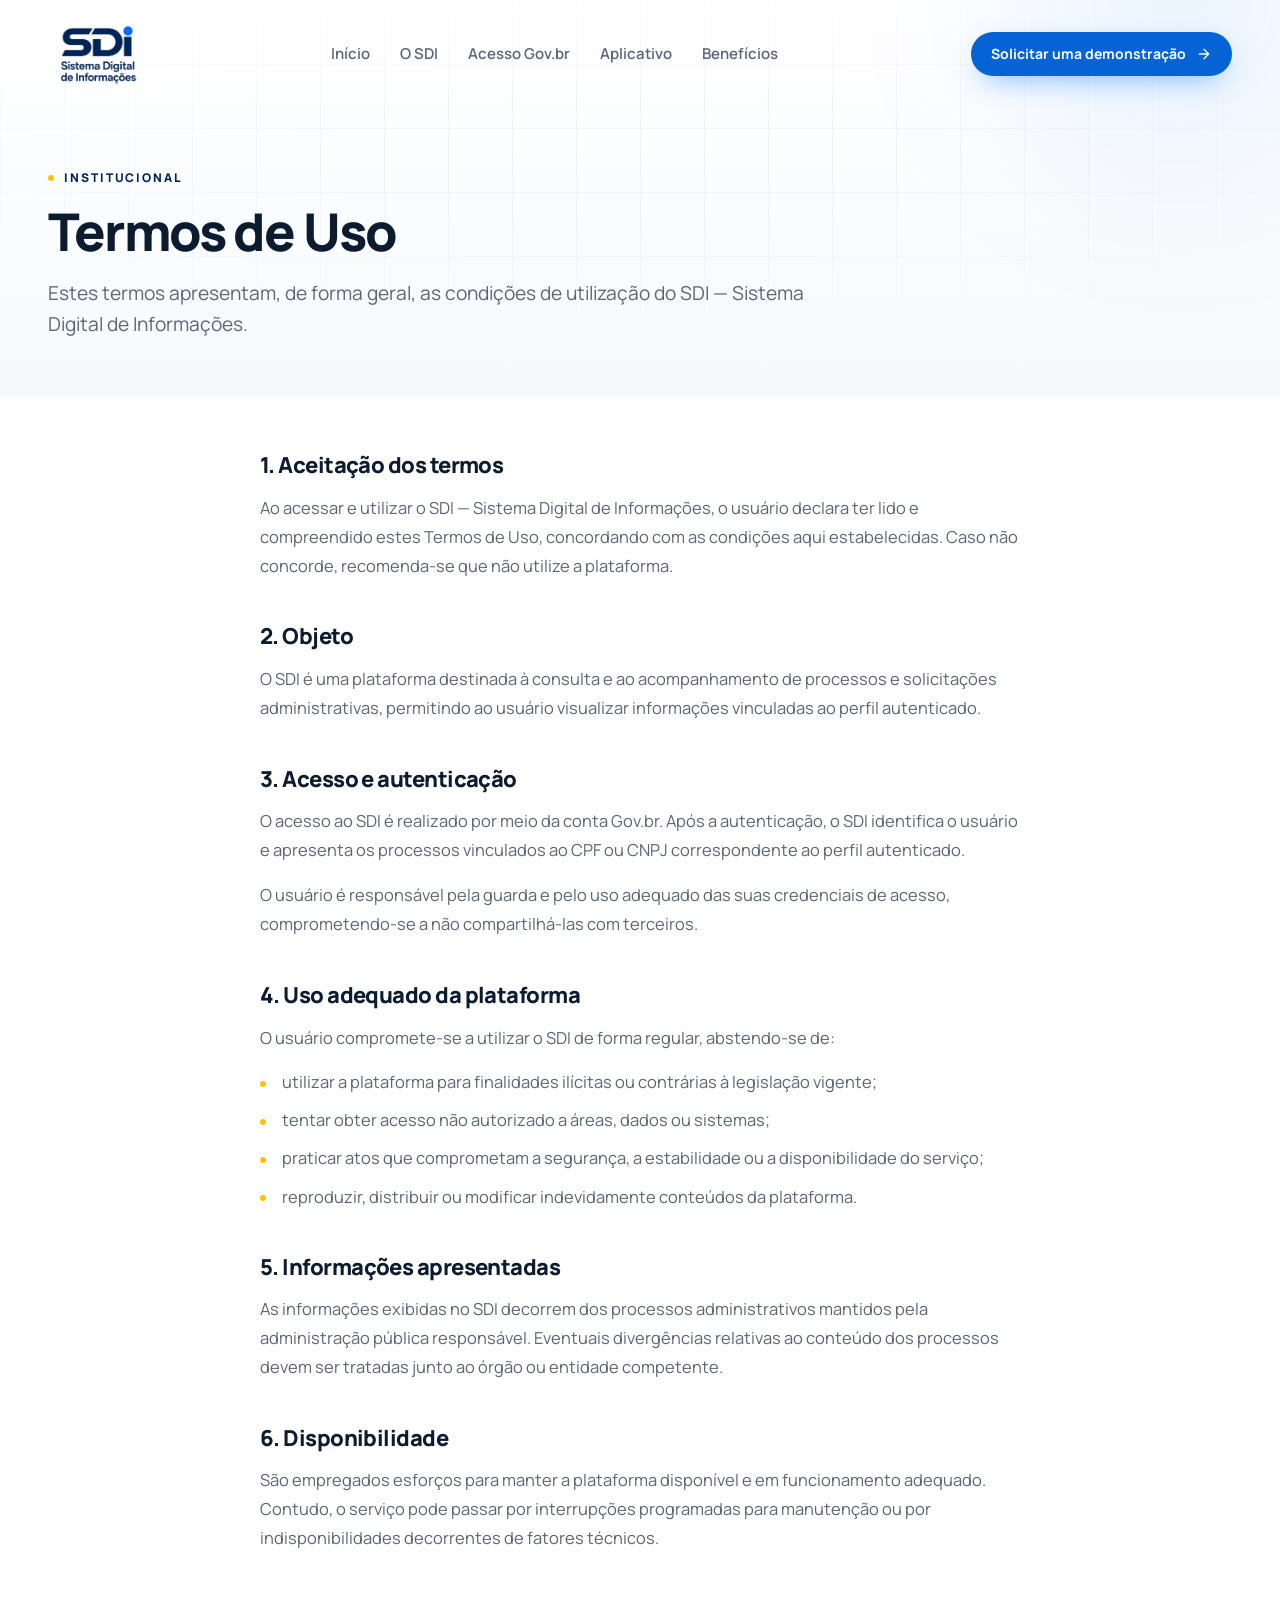
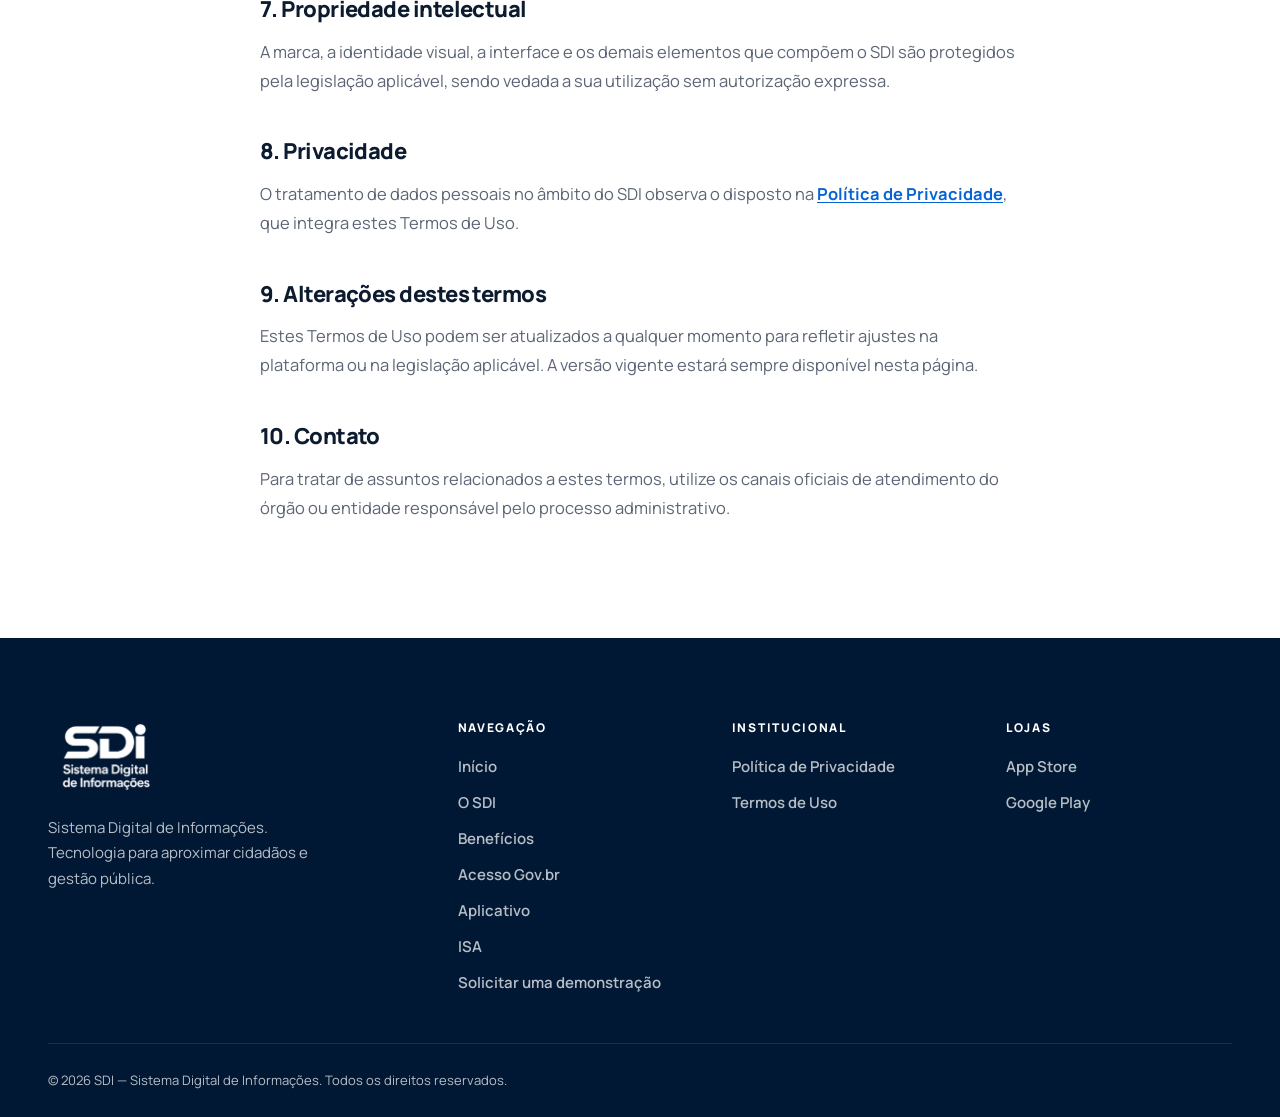
<file: termos-de-uso.html>
<!doctype html>
<html lang="pt-BR">
<head>
<meta charset="utf-8">
<meta name="viewport" content="width=device-width, initial-scale=1">

<title>Termos de Uso | SDI — Sistema Digital de Informações</title>
<meta name="description" content="Termos de Uso do SDI — Sistema Digital de Informações.">
<meta name="theme-color" content="#002355">
<meta name="robots" content="index, follow">

<!-- TODO: ajustar para o domínio definitivo antes de publicar -->
<link rel="canonical" href="https://www.sdi.com.br/termos-de-uso.html">

<meta property="og:type" content="article">
<meta property="og:locale" content="pt_BR">
<meta property="og:title" content="Termos de Uso | SDI — Sistema Digital de Informações">
<meta property="og:description" content="Termos de Uso do SDI — Sistema Digital de Informações.">
<meta property="og:url" content="https://www.sdi.com.br/termos-de-uso.html">

<link rel="icon" href="favicon.ico" sizes="any">
<link rel="icon" type="image/png" sizes="192x192" href="assets/icons/icon-192.png">
<link rel="apple-touch-icon" href="assets/icons/apple-touch-icon.png">

<link rel="preconnect" href="https://fonts.googleapis.com">
<link rel="preconnect" href="https://fonts.gstatic.com" crossorigin>
<link rel="stylesheet" href="https://fonts.googleapis.com/css2?family=Manrope:wght@400;500;600;700;800&display=swap">

<link rel="stylesheet" href="assets/css/style.css">
</head>

<body>

<a class="skip-link" href="#conteudo">Pular para o conteúdo</a>

<header class="header is-solid" data-header>
  <div class="shell header__inner">

    <a class="header__logo" href="index.html" aria-label="SDI — Sistema Digital de Informações, início">
      <img src="assets/logos/sdi/sdi-azul.png" alt="SDI — Sistema Digital de Informações" width="420" height="311" style="height:67px;width:auto">
    </a>

    <nav class="header__nav" aria-label="Navegação principal">
      <ul>
                <li><a href="index.html#topo">Início</a></li>
        <li><a href="index.html#gestao-publica">O SDI</a></li>
        <li><a href="index.html#acesso">Acesso Gov.br</a></li>
        <li><a href="index.html#aplicativo">Aplicativo</a></li>
        <li><a href="index.html#funcionalidades">Benefícios</a></li>
      </ul>
    </nav>

    <div class="header__actions">
      <a class="btn btn--primary btn--sm" href="https://wa.me/5551995495740?text=Ol%C3%A1%21%20Gostaria%20de%20solicitar%20uma%20demonstra%C3%A7%C3%A3o%20do%20SDI." target="_blank" rel="noopener">
        Solicitar uma demonstração
        <svg width="16" height="16" viewBox="0 0 24 24" fill="none" stroke="currentColor" stroke-width="2" stroke-linecap="round" stroke-linejoin="round" aria-hidden="true"><path d="M5 12h14M12 5l7 7-7 7"/></svg>
      </a>

      <button class="burger" type="button" data-menu-toggle aria-expanded="false" aria-controls="menu-mobile" aria-label="Abrir menu">
        <span class="burger__icon" aria-hidden="true"><span></span><span></span><span></span></span>
      </button>
    </div>

  </div>
</header>

<div class="mobile-panel" id="menu-mobile" data-menu-panel>
  <div class="shell mobile-panel__inner">
    <nav class="mobile-nav" aria-label="Navegação mobile">
            <a href="index.html#topo">Início <span>01</span></a>
      <a href="index.html#gestao-publica">O SDI <span>02</span></a>
      <a href="index.html#acesso">Acesso Gov.br <span>03</span></a>
      <a href="index.html#aplicativo">Aplicativo <span>04</span></a>
      <a href="index.html#funcionalidades">Benefícios <span>05</span></a>
      <a href="index.html#isa">ISA <span>06</span></a>
    </nav>
    <div class="mobile-panel__actions">
      <a class="btn btn--primary" href="https://wa.me/5551995495740?text=Ol%C3%A1%21%20Gostaria%20de%20solicitar%20uma%20demonstra%C3%A7%C3%A3o%20do%20SDI." target="_blank" rel="noopener">Solicitar uma demonstração</a>
    </div>
  </div>
</div>

<main id="conteudo">

<section class="page-head">
  <div class="deco" aria-hidden="true">
    <div class="grid-lines"></div>
    <div class="glow glow--blue" style="width:520px;height:520px;top:-260px;right:-160px;opacity:.35"></div>
  </div>

  <div class="shell">
    <div class="page-head__inner">
      <p class="eyebrow">Institucional</p>
      <h1 class="display" style="font-size:clamp(2.25rem,5vw,3.25rem)">Termos de Uso</h1>
      <p class="lead">
        Estes termos apresentam, de forma geral, as condições de utilização do
        SDI — Sistema Digital de Informações.
      </p>
    </div>
  </div>
</section>

<section class="section section--light" style="padding-top:clamp(40px,5vw,56px)">
  <div class="shell">
    <article class="prose">

      <!-- TODO: este conteúdo é um texto-base institucional. Submeter à validação
           jurídica e complementar com os dados do responsável pela plataforma
           (razão social, CNPJ, endereço e canal de contato) antes da publicação. -->

      <h2>1. Aceitação dos termos</h2>
      <p>
        Ao acessar e utilizar o SDI — Sistema Digital de Informações, o usuário declara
        ter lido e compreendido estes Termos de Uso, concordando com as condições aqui
        estabelecidas. Caso não concorde, recomenda-se que não utilize a plataforma.
      </p>

      <h2>2. Objeto</h2>
      <p>
        O SDI é uma plataforma destinada à consulta e ao acompanhamento de processos e
        solicitações administrativas, permitindo ao usuário visualizar informações
        vinculadas ao perfil autenticado.
      </p>

      <h2>3. Acesso e autenticação</h2>
      <p>
        O acesso ao SDI é realizado por meio da conta Gov.br. Após a
        autenticação, o SDI identifica o usuário e apresenta os processos vinculados ao
        CPF ou CNPJ correspondente ao perfil autenticado.
      </p>
      <p>
        O usuário é responsável pela guarda e pelo uso adequado das suas credenciais de
        acesso, comprometendo-se a não compartilhá-las com terceiros.
      </p>

      <h2>4. Uso adequado da plataforma</h2>
      <p>O usuário compromete-se a utilizar o SDI de forma regular, abstendo-se de:</p>
      <ul>
        <li>utilizar a plataforma para finalidades ilícitas ou contrárias à legislação vigente;</li>
        <li>tentar obter acesso não autorizado a áreas, dados ou sistemas;</li>
        <li>praticar atos que comprometam a segurança, a estabilidade ou a disponibilidade do serviço;</li>
        <li>reproduzir, distribuir ou modificar indevidamente conteúdos da plataforma.</li>
      </ul>

      <h2>5. Informações apresentadas</h2>
      <p>
        As informações exibidas no SDI decorrem dos processos administrativos mantidos
        pela administração pública responsável. Eventuais divergências relativas ao
        conteúdo dos processos devem ser tratadas junto ao órgão ou entidade competente.
      </p>

      <h2>6. Disponibilidade</h2>
      <p>
        São empregados esforços para manter a plataforma disponível e em funcionamento
        adequado. Contudo, o serviço pode passar por interrupções programadas para
        manutenção ou por indisponibilidades decorrentes de fatores técnicos.
      </p>

      <h2>7. Propriedade intelectual</h2>
      <p>
        A marca, a identidade visual, a interface e os demais elementos que compõem o
        SDI são protegidos pela legislação aplicável, sendo vedada a sua utilização sem
        autorização expressa.
      </p>

      <h2>8. Privacidade</h2>
      <p>
        O tratamento de dados pessoais no âmbito do SDI observa o disposto na
        <a href="politica-de-privacidade.html">Política de Privacidade</a>, que integra
        estes Termos de Uso.
      </p>

      <h2>9. Alterações destes termos</h2>
      <p>
        Estes Termos de Uso podem ser atualizados a qualquer momento para refletir
        ajustes na plataforma ou na legislação aplicável. A versão vigente estará sempre
        disponível nesta página.
      </p>

      <h2>10. Contato</h2>
      <p>
        <!-- TODO: inserir aqui o canal oficial de contato quando definido. -->
        Para tratar de assuntos relacionados a estes termos, utilize os canais oficiais
        de atendimento do órgão ou entidade responsável pelo processo administrativo.
      </p>

    </article>
  </div>
</section>

</main>

<footer class="footer">
  <div class="shell">

    <div class="footer__grid">

      <div class="footer__brand">
        <img src="assets/logos/sdi/sdi-branco.png" alt="SDI — Sistema Digital de Informações" width="420" height="311" loading="lazy" style="height:77px;width:auto">
        <p>
          Sistema Digital de Informações.<br>
          Tecnologia para aproximar cidadãos e gestão pública.
        </p>
      </div>

      <nav aria-label="Navegação do rodapé">
        <p class="footer__title">Navegação</p>
        <div class="footer__links">
          <a href="index.html#topo">Início</a>
          <a href="index.html#o-sdi">O SDI</a>
          <a href="index.html#funcionalidades">Benefícios</a>
          <a href="index.html#acesso">Acesso Gov.br</a>
          <a href="index.html#aplicativo">Aplicativo</a>
          <a href="index.html#isa">ISA</a>
          <a href="https://wa.me/5551995495740?text=Ol%C3%A1%21%20Gostaria%20de%20solicitar%20uma%20demonstra%C3%A7%C3%A3o%20do%20SDI." target="_blank" rel="noopener">Solicitar uma demonstração</a>
        </div>
      </nav>

      <nav aria-label="Institucional">
        <p class="footer__title">Institucional</p>
        <div class="footer__links">
          <a href="politica-de-privacidade.html">Política de Privacidade</a>
          <a href="termos-de-uso.html">Termos de Uso</a>
        </div>
      </nav>

      <nav aria-label="Aplicativo nas lojas">
        <p class="footer__title">Lojas</p>
        <div class="footer__links">
          <a href="https://apps.apple.com/br/app/sistema-digital-de-informa%C3%A7%C3%B5es/id6800324618" target="_blank" rel="noopener">App Store</a>
          <a href="https://play.google.com/store/apps/details?id=br.com.libresolucoes.sdi&hl=pt_BR" target="_blank" rel="noopener">Google Play</a>
        </div>
      </nav>

    </div>

    <div class="footer__bottom">
      <p>&copy; <span data-year>2026</span> SDI — Sistema Digital de Informações. Todos os direitos reservados.</p>
    </div>

  </div>
</footer>

<script src="assets/js/main.js" defer></script>
</body>
</html>
</file>
<file: assets/css/style.css>
@charset "UTF-8";

/* ==========================================================================
   SDI — Sistema Digital de Informações
   Folha de estilo institucional
   --------------------------------------------------------------------------
   Sumário
   01. Tokens (:root)
   02. Reset e base
   03. Layout — shell, seções, grids
   04. Tipografia utilitária
   05. Componentes — botões, eyebrow, cards, listas
   06. Elementos gráficos (órbitas, grid, glow)
   07. Mockups (moldura de aparelho)
   08. Header e menu mobile
   09. Seções da home
   10. Footer
   11. Páginas de texto (legal) e 404
   12. Animações / reveal
   13. Responsivo
   ========================================================================== */

/* ==========================================================================
   01. TOKENS
   Cores amostradas dos arquivos oficiais da marca SDI.
   Azul-marinho #002355 · Azul vivo #0878F9 · Amarelo #FFC107
   ========================================================================== */

:root {
  /* — Azul institucional (escala derivada do #002355 da logo) — */
  --color-primary: #002355;
  --color-primary-dark: #001834;
  --color-primary-900: #00193d;
  --color-primary-700: #0a3570;

  /* — Azul vivo — */
  --color-blue: #0878f9;
  /* Tom usado quando o azul precisa carregar TEXTO: 5.58:1 sobre branco (AA).
     O --color-blue puro fica reservado a elementos decorativos e ícones. */
  --color-blue-600: #0563d6;
  --color-blue-700: #0a58b8;
  --color-blue-400: #3f97fb;
  --color-blue-light: #d6e8ff;
  --color-blue-50: #eef5ff;

  /* — Amarelo: detalhe pontual da identidade — */
  --color-yellow: #ffc107;

  /* — Neutros — */
  --color-white: #ffffff;
  --color-bg: #f7f9fc;
  --color-text: #0d1b2f;
  /* Tom mais claro admitido em texto: 4.9:1 sobre o off-white (WCAG AA). */
  --color-text-muted: #5b6575;
  /* Apenas bordas, ícones decorativos e placeholders — nunca texto. */
  --color-border: #dde3ec;
  --color-border-soft: #e9eef5;

  /* — Estrutura — */
  --container: 1280px;
  --radius-sm: 10px;
  --radius-md: 16px;
  --radius-lg: 24px;
  --radius-xl: 32px;
  --radius-full: 999px;

  /* — Sombras — */
  --shadow-sm: 0 1px 2px rgb(0 25 61 / 0.04), 0 6px 18px -10px rgb(0 25 61 / 0.14);
  --shadow-md: 0 2px 4px rgb(0 25 61 / 0.05), 0 18px 40px -18px rgb(0 25 61 / 0.22);
  --shadow-lg: 0 30px 80px -40px rgb(0 25 61 / 0.38);
  --shadow-device: 0 40px 90px -35px rgb(0 25 61 / 0.45);

  /* — Movimento — */
  --ease: cubic-bezier(0.22, 1, 0.36, 1);
  --transition: 240ms var(--ease);

  /* — Ritmo vertical das seções — */
  --section-y: clamp(72px, 9vw, 128px);

  /* — Moldura de smartphone —
     Ficam no :root para que .phone-group e .device leiam o MESMO valor:
     definidas dentro de .device, o grupo pai não as enxergava e os dois
     dessincronizavam. */
  --frame-w: 264px;
  --frame-pad: 11px;

  --font-sans: "Manrope", ui-sans-serif, system-ui, -apple-system, "Segoe UI",
    Roboto, "Helvetica Neue", Arial, sans-serif;
}

/* ==========================================================================
   02. RESET E BASE
   ========================================================================== */

*,
*::before,
*::after {
  box-sizing: border-box;
}

* {
  margin: 0;
}

html {
  scroll-behavior: smooth;
  /* compensa o header fixo ao navegar por âncoras */
  scroll-padding-top: 124px;
  -webkit-text-size-adjust: 100%;
  -webkit-tap-highlight-color: transparent;
}

body {
  font-family: var(--font-sans);
  font-size: 1rem;
  line-height: 1.6;
  color: var(--color-text);
  background: var(--color-white);
  -webkit-font-smoothing: antialiased;
  -moz-osx-font-smoothing: grayscale;
  text-rendering: optimizeLegibility;
  /* trava qualquer estouro lateral em telas estreitas */
  overflow-x: hidden;
}

img,
svg,
picture,
video {
  display: block;
  max-width: 100%;
  height: auto;
}

button,
input,
textarea,
select {
  font: inherit;
  color: inherit;
}

button {
  background: none;
  border: 0;
  cursor: pointer;
}

a {
  color: inherit;
  text-decoration: none;
}

ul,
ol {
  list-style: none;
  padding: 0;
}

h1,
h2,
h3,
h4 {
  line-height: 1.12;
  letter-spacing: -0.025em;
  font-weight: 800;
  text-wrap: balance;
}

p {
  text-wrap: pretty;
}

/* Foco visível e consistente em todo o site (WCAG AA) */
:focus-visible {
  outline: 2px solid var(--color-blue);
  outline-offset: 3px;
  border-radius: 6px;
}

.on-dark :focus-visible {
  outline-color: var(--color-yellow);
}

::selection {
  background: var(--color-primary);
  color: #fff;
}

/* Conteúdo lido só por leitores de tela */
.sr-only {
  position: absolute;
  width: 1px;
  height: 1px;
  padding: 0;
  margin: -1px;
  overflow: hidden;
  clip: rect(0 0 0 0);
  white-space: nowrap;
  border: 0;
}

/* Atalho "pular para o conteúdo" */
.skip-link {
  position: absolute;
  top: -100px;
  left: 16px;
  z-index: 200;
  padding: 12px 20px;
  border-radius: var(--radius-full);
  background: var(--color-primary);
  color: #fff;
  font-weight: 700;
  transition: top var(--transition);
}

.skip-link:focus {
  top: 16px;
}

/* ==========================================================================
   03. LAYOUT
   ========================================================================== */

.shell {
  width: 100%;
  max-width: var(--container);
  margin-inline: auto;
  padding-inline: 20px;
}

@media (min-width: 768px) {
  .shell {
    padding-inline: 40px;
  }
}

@media (min-width: 1280px) {
  .shell {
    padding-inline: 48px;
  }
}

.section {
  position: relative;
  padding-block: var(--section-y);
  /* Contém glows e órbitas que se estendem além da seção de propósito.
     Sem isto, o recorte dependeria apenas do overflow-x do body, que
     mascara o estouro em vez de evitá-lo. */
  overflow: hidden;
}

/* Fundos alternados — a transição entre seções é o que dá ritmo à página */
.section--light {
  background: var(--color-white);
}

.section--soft {
  background: var(--color-bg);
}

.section--tint {
  background: linear-gradient(180deg, var(--color-white), var(--color-blue-50));
}

.section--dark {
  background: var(--color-primary-900);
  color: #fff;
}

.section--dark h2,
.section--dark h3 {
  color: #fff;
}

/* Grid de duas colunas usado nas seções de produto */
.split {
  display: grid;
  gap: clamp(40px, 6vw, 88px);
  align-items: center;
}

@media (min-width: 1024px) {
  .split {
    grid-template-columns: 1fr 1fr;
  }

  /* inverte a ordem visual sem mexer na ordem do DOM (leitura/acessibilidade) */
  .split--reverse .split__visual {
    order: -1;
  }
}

.stack {
  display: grid;
  gap: 24px;
}

/* ==========================================================================
   04. TIPOGRAFIA
   ========================================================================== */

.display {
  font-size: clamp(2.5rem, 6.2vw, 4rem);
  line-height: 1.05;
  letter-spacing: -0.035em;
  font-weight: 800;
}

.h2 {
  font-size: clamp(2rem, 4.2vw, 3rem);
  line-height: 1.1;
  letter-spacing: -0.03em;
}

.h3 {
  font-size: clamp(1.25rem, 2vw, 1.5rem);
  line-height: 1.25;
  font-weight: 700;
  letter-spacing: -0.02em;
}

.lead {
  font-size: clamp(1.0625rem, 1.5vw, 1.25rem);
  line-height: 1.65;
  color: var(--color-text-muted);
}

.section--dark .lead,
.on-dark .lead {
  color: rgb(255 255 255 / 0.78);
}

.text-accent {
  color: var(--color-blue);
}

.section--dark .text-accent {
  color: var(--color-blue-400);
}

.text-muted {
  color: var(--color-text-muted);
}

/* Cabeçalho de seção centralizado */
.section-head {
  max-width: 720px;
  margin-inline: auto;
  text-align: center;
  display: grid;
  gap: 20px;
  justify-items: center;
  margin-bottom: clamp(48px, 6vw, 72px);
}

/* ==========================================================================
   05. COMPONENTES
   ========================================================================== */

/* — Eyebrow: rótulo com o ponto amarelo da identidade — */
.eyebrow {
  display: inline-flex;
  align-items: center;
  gap: 10px;
  font-size: 0.75rem;
  font-weight: 800;
  letter-spacing: 0.16em;
  text-transform: uppercase;
  color: var(--color-primary);
}

.eyebrow::before {
  content: "";
  width: 6px;
  height: 6px;
  border-radius: var(--radius-full);
  background: var(--color-yellow);
  flex: none;
}

.section--dark .eyebrow,
.on-dark .eyebrow {
  color: rgb(255 255 255 / 0.72);
}

/* Quando o rótulo traz um ícone próprio, o ponto amarelo vira ruído. */
.eyebrow:has(svg)::before {
  display: none;
}

/* — Botões — */
.btn {
  display: inline-flex;
  align-items: center;
  justify-content: center;
  gap: 10px;
  height: 52px;
  padding-inline: 26px;
  border-radius: var(--radius-full);
  font-size: 0.9375rem;
  font-weight: 700;
  white-space: nowrap;
  transition: background-color var(--transition), border-color var(--transition),
    color var(--transition), box-shadow var(--transition), transform var(--transition);
}

.btn svg {
  flex: none;
  transition: transform var(--transition);
}

.btn:hover svg {
  transform: translateX(3px);
}

.btn--primary {
  background: var(--color-blue-600);
  color: #fff;
  box-shadow: 0 10px 30px -12px rgb(8 120 249 / 0.7);
}

.btn--primary:hover {
  background: var(--color-blue-700);
  box-shadow: 0 18px 38px -14px rgb(8 120 249 / 0.75);
  transform: translateY(-2px);
}

.btn--navy {
  background: var(--color-primary);
  color: #fff;
  box-shadow: 0 10px 30px -12px rgb(0 35 85 / 0.6);
}

.btn--navy:hover {
  background: var(--color-primary-700);
  box-shadow: 0 18px 38px -14px rgb(0 35 85 / 0.7);
  transform: translateY(-2px);
}

.btn--secondary {
  border: 1px solid var(--color-border);
  background: var(--color-white);
  color: var(--color-text);
}

.btn--secondary:hover {
  border-color: var(--color-blue-400);
  background: var(--color-blue-50);
  transform: translateY(-2px);
}

/* Variante para uso sobre fundo azul profundo */
.btn--ghost-light {
  border: 1px solid rgb(255 255 255 / 0.35);
  background: rgb(255 255 255 / 0.08);
  color: #fff;
  backdrop-filter: blur(8px);
}

.btn--ghost-light:hover {
  border-color: rgb(255 255 255 / 0.6);
  background: rgb(255 255 255 / 0.16);
  transform: translateY(-2px);
}

.btn--sm {
  height: 44px;
  padding-inline: 20px;
  font-size: 0.875rem;
}

.btn-row {
  display: flex;
  flex-wrap: wrap;
  gap: 14px;
}

/* — Cards — */
.card {
  position: relative;
  display: grid;
  gap: 14px;
  align-content: start;
  padding: clamp(24px, 3vw, 32px);
  border: 1px solid var(--color-border-soft);
  border-radius: var(--radius-lg);
  background: var(--color-white);
  transition: border-color var(--transition), box-shadow var(--transition),
    transform var(--transition);
}

.card:hover {
  border-color: var(--color-blue-light);
  box-shadow: var(--shadow-md);
  transform: translateY(-4px);
}

.card__icon {
  display: grid;
  place-items: center;
  width: 46px;
  height: 46px;
  border-radius: 14px;
  background: var(--color-blue-50);
  color: var(--color-primary);
}

.card__title {
  font-size: 1.0625rem;
  font-weight: 800;
  letter-spacing: -0.015em;
}

.card__text {
  font-size: 0.9688rem;
  line-height: 1.65;
  color: var(--color-text-muted);
}

/* Card sobre fundo escuro */
.section--dark .card {
  border-color: rgb(255 255 255 / 0.12);
  background: rgb(255 255 255 / 0.05);
}

.section--dark .card:hover {
  border-color: rgb(255 255 255 / 0.28);
  box-shadow: none;
}

.section--dark .card__icon {
  background: rgb(255 255 255 / 0.1);
  color: var(--color-blue-400);
}

.section--dark .card__text {
  color: rgb(255 255 255 / 0.7);
}

/* Grade de cards auto-ajustável */
.grid-cards {
  display: grid;
  gap: 20px;
  grid-template-columns: repeat(auto-fit, minmax(260px, 1fr));
}

.grid-cards--3 {
  grid-template-columns: repeat(auto-fit, minmax(280px, 1fr));
}

/* Grade de 3 colunas fixas: com 6 cards fecha 3x2, sem sobra na
   última linha. O auto-fit deixava 4 em cima e 2 órfãos embaixo. */
@media (min-width: 900px) {
  .grid-cards--3of6 {
    grid-template-columns: repeat(3, 1fr);
  }
}

/* — Lista de checks — */
.check-list {
  display: grid;
  gap: 14px;
}

.check-list li {
  display: flex;
  align-items: flex-start;
  gap: 12px;
  font-size: 1rem;
  line-height: 1.55;
}

.check-list li svg {
  flex: none;
  margin-top: 2px;
  color: var(--color-blue);
}

.section--dark .check-list li svg {
  color: var(--color-yellow);
}

.section--dark .check-list li {
  color: rgb(255 255 255 / 0.88);
}

/* — Pílulas de indicadores (hero) — */
/* Quatro itens em linha livre quebravam como 3+1, deixando o último
   solto; em duas colunas eles formam um bloco 2x2. */
.pill-row {
  display: grid;
  grid-template-columns: repeat(2, auto);
  justify-content: start;
  gap: 10px;
}

.pill {
  display: inline-flex;
  align-items: center;
  gap: 8px;
  padding: 9px 16px;
  border: 1px solid var(--color-border);
  border-radius: var(--radius-full);
  background: rgb(255 255 255 / 0.7);
  font-size: 0.8125rem;
  font-weight: 700;
  color: var(--color-text);
  backdrop-filter: blur(6px);
}

.pill svg {
  color: var(--color-blue);
}

/* ==========================================================================
   06. ELEMENTOS GRÁFICOS DECORATIVOS
   Órbitas, malha e glow — a linguagem visual do SDI.
   Todos são puramente decorativos (aria-hidden) e não capturam ponteiro.
   ========================================================================== */

.deco {
  position: absolute;
  inset: 0;
  overflow: hidden;
  pointer-events: none;
  z-index: 0;
}

/* Conteúdo sempre acima dos elementos decorativos */
.section > .shell {
  position: relative;
  z-index: 1;
}

/* Malha técnica sutil */
.grid-lines {
  position: absolute;
  inset: 0;
  background-image: linear-gradient(to right, rgb(0 35 85 / 0.045) 1px, transparent 1px),
    linear-gradient(to bottom, rgb(0 35 85 / 0.045) 1px, transparent 1px);
  background-size: 64px 64px;
  /* dissolve as bordas da malha */
  mask-image: radial-gradient(ellipse 80% 60% at 50% 40%, #000 30%, transparent 75%);
}

.grid-lines--dark {
  background-image: linear-gradient(to right, rgb(255 255 255 / 0.05) 1px, transparent 1px),
    linear-gradient(to bottom, rgb(255 255 255 / 0.05) 1px, transparent 1px);
  background-size: 72px 72px;
}

/* Glow azul difuso */
.glow {
  position: absolute;
  border-radius: 50%;
  filter: blur(80px);
  opacity: 0.55;
}

.glow--blue {
  background: radial-gradient(circle, rgb(8 120 249 / 0.32), transparent 70%);
}

.glow--navy {
  background: radial-gradient(circle, rgb(0 35 85 / 0.5), transparent 70%);
}

.glow--cyan {
  background: radial-gradient(circle, rgb(63 151 251 / 0.35), transparent 70%);
}

/* Órbitas — círculos incompletos concêntricos */
.orbit {
  position: absolute;
  border-radius: 50%;
  border: 1px solid rgb(0 35 85 / 0.09);
}

.section--dark .orbit {
  border-color: rgb(255 255 255 / 0.1);
}

/* Ponto luminoso que percorre a órbita, bem devagar */
.orbit__dot {
  position: absolute;
  top: -4px;
  left: 50%;
  width: 8px;
  height: 8px;
  margin-left: -4px;
  border-radius: 50%;
  background: var(--color-blue);
  box-shadow: 0 0 14px 2px rgb(8 120 249 / 0.6);
}

.orbit__dot--yellow {
  background: var(--color-yellow);
  box-shadow: 0 0 14px 2px rgb(255 193 7 / 0.55);
}

.orbit--spin {
  animation: orbit-spin 38s linear infinite;
}

.orbit--spin-slow {
  animation: orbit-spin 62s linear infinite reverse;
}

@keyframes orbit-spin {
  to {
    transform: rotate(360deg);
  }
}

/* ==========================================================================
   07. MOCKUPS
   Molduras construídas em CSS. As screenshots reais entram dentro delas.
   ========================================================================== */

/* — Moldura de smartphone — */
.device {
  position: relative;
  /* A moldura acompanha a proporção da screenshot que recebe: assim a tela
     preenche tudo, sem faixas brancas (contain) nem corte lateral (cover).
     --screen-ratio é altura/largura DA IMAGEM; a conta abaixo soma as bordas
     da moldura (padding), que não fazem parte da tela. */
  width: var(--frame-w);
  max-width: 100%;
  height: calc(
    (var(--frame-w) - 2 * var(--frame-pad)) * var(--screen-ratio, 2.067)
    + 2 * var(--frame-pad)
  );
  padding: var(--frame-pad);
  border-radius: 46px;
  background: linear-gradient(160deg, #1b2b45, #0a1526 55%, #16233a);
  box-shadow: var(--shadow-device), inset 0 0 0 1px rgb(255 255 255 / 0.12);
}

.device__screen {
  position: relative;
  width: 100%;
  height: 100%;
  overflow: hidden;
  border-radius: 36px;
  background: var(--color-white);
}

.device__screen img {
  width: 100%;
  height: 100%;
  /* Com a moldura na mesma proporção da imagem, cover não corta nada. */
  object-fit: cover;
  object-position: center;
}

/* Recorte da câmera */
.device::after {
  content: "";
  position: absolute;
  top: 22px;
  left: 50%;
  transform: translateX(-50%);
  width: 84px;
  height: 22px;
  border-radius: var(--radius-full);
  background: #0a1526;
  z-index: 2;
}

/* — Placeholder exibido enquanto a screenshot real não é inserida — */
.shot-placeholder {
  display: grid;
  place-content: center;
  justify-items: center;
  gap: 12px;
  height: 100%;
  padding: 28px;
  text-align: center;
  background: linear-gradient(170deg, var(--color-blue-50), var(--color-white) 60%);
  color: var(--color-text-muted);
}

.shot-placeholder svg {
  color: var(--color-blue-400);
  opacity: 0.85;
}

.shot-placeholder strong {
  display: block;
  font-size: 0.875rem;
  font-weight: 800;
  color: var(--color-primary);
  letter-spacing: -0.01em;
}

.shot-placeholder span {
  font-size: 0.75rem;
  line-height: 1.5;
}

/* — Screenshot real em moldura leve (painel interno, notebook) — */
.shot {
  position: relative;
  margin: 0;
  border-radius: var(--radius-lg);
  overflow: hidden;
  background: var(--color-white);
  box-shadow: var(--shadow-lg);
}

.shot img {
  width: 100%;
  height: auto;
}

/* Leve perspectiva, alinhada à linguagem dos mockups do hero */
.shot--tilt {
  max-width: 420px;
  margin-inline: auto;
  transform: perspective(1200px) rotateY(-6deg) rotateX(2deg);
  transition: transform 600ms var(--ease);
}

.shot--tilt:hover {
  transform: perspective(1200px) rotateY(-2deg) rotateX(0deg);
}

@media (prefers-reduced-motion: reduce) {
  .shot--tilt {
    transform: none;
  }
}

/* — Composição do hero —
   O grupo tem exatamente a largura do aparelho, então os selos se posicionam
   em relação a ELE, não ao palco. É o que faz o conjunto parecer uma coisa
   só: antes os cartões eram posicionados em % de um palco de 560px e caíam
   em alturas arbitrárias, longe do aparelho. */
.phone-group {
  position: relative;
  width: var(--frame-w);
  max-width: 100%;
}

/* Halo que envolve aparelho e selos, costurando o conjunto ao fundo */
.phone-group::before {
  content: "";
  position: absolute;
  z-index: 0;
  inset: 8% -34% 8% -30%;
  border-radius: 50%;
  background: radial-gradient(
    ellipse at center,
    rgb(8 120 249 / 0.10),
    rgb(8 120 249 / 0.04) 45%,
    transparent 70%
  );
}

.phone-group .device {
  position: relative;
  z-index: 2;
}

/* — Composição do hero: aparelho + cartões flutuantes — */
.hero-stage {
  position: relative;
  display: grid;
  place-items: center;
  /* Sem altura fixa: o palco acompanha o aparelho, e os selos — posicionados
     em % do grupo — ficam na altura certa em qualquer viewport. */
  padding-block: 12px;
}

/* Cartões de informação que flutuam ao redor */
.float-card {
  position: absolute;
  z-index: 3;
  display: flex;
  align-items: center;
  gap: 10px;
  padding: 12px 16px;
  border-radius: var(--radius-md);
  background: rgb(255 255 255 / 0.9);
  border: 1px solid var(--color-border-soft);
  box-shadow: var(--shadow-md);
  backdrop-filter: blur(10px);
  font-size: 0.8125rem;
  font-weight: 700;
  color: var(--color-primary);
  white-space: nowrap;
}

.float-card svg {
  flex: none;
  color: var(--color-blue);
}

.float-card small {
  display: block;
  font-size: 0.6875rem;
  font-weight: 600;
  color: var(--color-text-muted);
}

/* Os três encostam no aparelho e se distribuem pela altura dele: topo à
   esquerda, meio à direita, base à esquerda. O avanço é grande o bastante
   para sobrepor a moldura — é o que integra selo e aparelho.
   O primeiro começa abaixo do cabeçalho da tela (status bar + logo, que
   ocupam os primeiros ~15% da altura) para não cobrir a marca do SDI. */
.float-card--a {
  top: 21%;
  left: -26%;
}

.float-card--b {
  top: 46%;
  right: -28%;
}

.float-card--c {
  bottom: 14%;
  left: -22%;
}

/* Traço curto ligando cada selo ao aparelho */
.float-card::after {
  content: "";
  position: absolute;
  top: 50%;
  width: 20px;
  height: 1px;
}

.float-card--a::after,
.float-card--c::after {
  left: 100%;
  background: linear-gradient(90deg, var(--color-blue-light), transparent);
}

.float-card--b::after {
  right: 100%;
  background: linear-gradient(270deg, var(--color-blue-light), transparent);
}

/* Flutuação muito discreta */
.floaty {
  animation: floaty 7s ease-in-out infinite;
}

@keyframes floaty {
  0%,
  100% {
    transform: translateY(0);
  }
  50% {
    transform: translateY(-10px);
  }
}

/* ==========================================================================
   08. HEADER
   ========================================================================== */

.header {
  position: fixed;
  inset-inline: 0;
  top: 0;
  z-index: 100;
  border-bottom: 1px solid transparent;
  transition: background-color var(--transition), box-shadow var(--transition),
    border-color var(--transition), backdrop-filter var(--transition);
}

/* Estado após o scroll (aplicado via JS) */
.header.is-solid {
  background: rgb(255 255 255 / 0.82);
  backdrop-filter: blur(16px) saturate(1.6);
  border-bottom-color: var(--color-border-soft);
  box-shadow: 0 1px 24px -14px rgb(0 25 61 / 0.5);
}

.header__inner {
  display: flex;
  align-items: center;
  justify-content: space-between;
  gap: 24px;
  height: 100px;
}

.header__logo {
  display: block;
  flex: none;
}

.header__logo img {
  height: 34px;
  width: auto;
}

.header__nav {
  display: none;
}

.header__nav ul {
  display: flex;
  align-items: center;
  gap: 2px;
}

.header__nav a {
  display: block;
  padding: 9px 14px;
  border-radius: var(--radius-full);
  font-size: 0.9375rem;
  font-weight: 600;
  color: var(--color-text-muted);
  transition: color var(--transition), background-color var(--transition);
}

.header__nav a:hover {
  color: var(--color-primary);
  background: var(--color-blue-50);
}

.header__actions {
  display: flex;
  align-items: center;
  gap: 10px;
}

.header__actions .btn--secondary {
  display: none;
}

.header__actions .btn--primary {
  display: none;
}

/* — Botão hamburger — */
.burger {
  display: inline-grid;
  place-items: center;
  width: 46px;
  height: 46px;
  border: 1px solid var(--color-border);
  border-radius: var(--radius-full);
  background: rgb(255 255 255 / 0.6);
  color: var(--color-primary);
  transition: background-color var(--transition), border-color var(--transition);
}

.burger:hover {
  background: var(--color-blue-50);
  border-color: var(--color-blue-light);
}

.burger__icon {
  display: grid;
  gap: 5px;
  width: 18px;
}

.burger__icon span {
  display: block;
  height: 2px;
  width: 100%;
  border-radius: 2px;
  background: currentColor;
  transition: transform var(--transition), opacity var(--transition);
}

/* Vira um "X" quando o painel está aberto */
.burger[aria-expanded="true"] .burger__icon span:nth-child(1) {
  transform: translateY(7px) rotate(45deg);
}

.burger[aria-expanded="true"] .burger__icon span:nth-child(2) {
  opacity: 0;
}

.burger[aria-expanded="true"] .burger__icon span:nth-child(3) {
  transform: translateY(-7px) rotate(-45deg);
}

/* — Painel mobile em tela cheia — */
.mobile-panel {
  position: fixed;
  inset: 0;
  z-index: 99;
  display: flex;
  flex-direction: column;
  padding-top: 100px;
  background: var(--color-white);
  visibility: hidden;
  opacity: 0;
  transition: opacity var(--transition), visibility var(--transition);
  overflow-y: auto;
  overscroll-behavior: contain;
}

.mobile-panel.is-open {
  visibility: visible;
  opacity: 1;
}

.mobile-panel__inner {
  display: flex;
  flex-direction: column;
  gap: 28px;
  padding-block: 28px 40px;
}

.mobile-nav {
  display: grid;
  gap: 2px;
}

.mobile-nav a {
  display: flex;
  align-items: center;
  justify-content: space-between;
  padding: 16px 18px;
  border-radius: var(--radius-md);
  font-size: 1.125rem;
  font-weight: 700;
  color: var(--color-text);
  transition: background-color var(--transition), color var(--transition);
}

.mobile-nav a:hover {
  background: var(--color-blue-50);
  color: var(--color-primary);
}

.mobile-nav a span {
  font-size: 0.75rem;
  font-weight: 700;
  color: var(--color-border);
  letter-spacing: 0.08em;
}

.mobile-panel__actions {
  display: grid;
  gap: 12px;
  padding-top: 8px;
  border-top: 1px solid var(--color-border-soft);
}

.mobile-panel__actions .btn {
  width: 100%;
}

/* ==========================================================================
   09. SEÇÕES DA HOME
   ========================================================================== */

/* — 7. Hero — */
.hero {
  position: relative;
  padding-top: 160px;
  padding-bottom: clamp(64px, 8vw, 104px);
  background: linear-gradient(180deg, var(--color-white) 0%, var(--color-bg) 100%);
  overflow: hidden;
}

.hero__grid {
  display: grid;
  gap: clamp(48px, 6vw, 64px);
  align-items: center;
}

.hero__content {
  display: grid;
  gap: 20px;
  justify-items: start;
  max-width: 620px;
}

.hero__title {
  /* A headline quebra sozinha: com text-wrap:balance as linhas saem
     equilibradas em qualquer largura, sem <br> fixo — que estouraria
     no mobile, onde "Acompanhe seus processos" não cabe em uma linha. */
  font-size: clamp(2.25rem, 5.2vw, 3.75rem);
  line-height: 1.06;
  letter-spacing: -0.035em;
  text-wrap: balance;
}

.hero__desc {
  max-width: 560px;
}

/* Parágrafo de apoio: um degrau abaixo do lead, para a dobra não virar
   um bloco único de texto do mesmo peso. */
.hero__text {
  max-width: 560px;
  font-size: 1rem;
  line-height: 1.7;
  color: var(--color-text-muted);
}

/* Fecho de três frases curtas — o ritmo do texto pede destaque próprio. */
.hero__kicker {
  font-size: 1.0625rem;
  font-weight: 800;
  letter-spacing: -0.01em;
  color: var(--color-primary);
}

/* — Ícones das lojas, sob o aparelho no hero — */
.store-icons {
  display: flex;
  justify-content: center;
  gap: 14px;
  margin-top: 26px;
}

.store-icon {
  display: grid;
  place-items: center;
  width: 52px;
  height: 52px;
  border-radius: var(--radius-full);
  background: var(--color-white);
  border: 1px solid var(--color-border);
  color: var(--color-primary);
  box-shadow: var(--shadow-sm);
  transition: transform var(--transition), box-shadow var(--transition),
    border-color var(--transition), color var(--transition);
}

.store-icon:hover {
  transform: translateY(-3px);
  border-color: var(--color-blue-400);
  color: var(--color-blue-600);
  box-shadow: var(--shadow-md);
}

.store-icon:focus-visible {
  outline: 3px solid var(--color-blue-600);
  outline-offset: 3px;
}

/* — Botões de loja com texto (dobra do aplicativo) — */
.store-row {
  display: flex;
  flex-wrap: wrap;
  gap: 12px;
}

.store-btn {
  display: inline-flex;
  align-items: center;
  gap: 12px;
  padding: 11px 22px 11px 18px;
  border-radius: var(--radius-full);
  background: var(--color-primary);
  color: var(--color-white);
  box-shadow: var(--shadow-sm);
  transition: transform var(--transition), box-shadow var(--transition),
    background-color var(--transition);
}

.store-btn:hover {
  transform: translateY(-2px);
  background: var(--color-primary-700);
  box-shadow: var(--shadow-md);
}

.store-btn:focus-visible {
  outline: 3px solid var(--color-blue-600);
  outline-offset: 3px;
}

.store-btn svg {
  flex: none;
}

.store-btn span {
  display: grid;
  font-size: 0.6875rem;
  font-weight: 600;
  letter-spacing: 0.06em;
  text-transform: uppercase;
  line-height: 1.25;
  color: rgb(255 255 255 / 0.76);
}

.store-btn strong {
  font-size: 1rem;
  font-weight: 800;
  letter-spacing: -0.015em;
  text-transform: none;
  color: var(--color-white);
}

/* — Frases de fecho usadas nas dobras de texto — */
.kicker {
  font-size: 1.0625rem;
  font-weight: 800;
  letter-spacing: -0.01em;
  color: var(--color-primary);
}

.kicker--brand {
  color: var(--color-blue-600);
}

.kicker--light {
  color: var(--color-white);
}

/* — 8. Posicionamento: benefícios numerados — */
.numbered {
  display: grid;
  gap: 8px;
  align-content: start;
  padding-top: 26px;
  border-top: 2px solid var(--color-border-soft);
  transition: border-color var(--transition);
}

.numbered:hover {
  border-top-color: var(--color-blue);
}

.numbered__num {
  font-size: 0.8125rem;
  font-weight: 800;
  letter-spacing: 0.1em;
  color: var(--color-blue-600);
}

.numbered__title {
  font-size: 1.125rem;
  font-weight: 800;
  letter-spacing: -0.02em;
}

.numbered__text {
  font-size: 0.9688rem;
  line-height: 1.65;
  color: var(--color-text-muted);
}

/* — 14. Comparativo: processo tradicional × ecossistema SDI — */
.compare {
  margin-top: clamp(40px, 5vw, 60px);
  border: 1px solid var(--color-border-soft);
  border-radius: var(--radius-lg);
  background: var(--color-white);
  box-shadow: var(--shadow-sm);
  overflow: hidden;
}

.compare__table {
  width: 100%;
  border-collapse: collapse;
  font-size: 1rem;
}

.compare__table th {
  padding: 18px 24px;
  text-align: left;
  font-size: 0.75rem;
  font-weight: 800;
  letter-spacing: 0.14em;
  text-transform: uppercase;
}

/* Coluna da esquerda = o passado; direita = o SDI. O contraste entre as
   duas colunas é o argumento da tabela, por isso elas não são simétricas. */
.compare__table thead th:first-child {
  color: var(--color-text-muted);
  background: var(--color-bg);
}

.compare__table thead th:last-child {
  color: var(--color-white);
  background: var(--color-primary);
}

.compare__table td {
  padding: 15px 24px;
  border-top: 1px solid var(--color-border-soft);
  vertical-align: middle;
}

.compare__table td:first-child {
  width: 50%;
  color: var(--color-text-muted);
  background: var(--color-bg);
}

.compare__table td:last-child {
  font-weight: 700;
  color: var(--color-primary);
  background: var(--color-blue-50);
}

/* A seta separa visualmente o "antes" do "depois" sem uma coluna extra. */
.compare__table td:last-child::before {
  content: "";
  display: inline-block;
  width: 13px;
  height: 13px;
  margin-right: 12px;
  vertical-align: -1px;
  background: currentColor;
  opacity: 0.55;
  -webkit-mask: var(--arrow) center / contain no-repeat;
  mask: var(--arrow) center / contain no-repeat;
  --arrow: url("data:image/svg+xml,%3Csvg xmlns='http://www.w3.org/2000/svg' viewBox='0 0 24 24' fill='none' stroke='%23000' stroke-width='3' stroke-linecap='round' stroke-linejoin='round'%3E%3Cpath d='M5 12h14M12 5l7 7-7 7'/%3E%3C/svg%3E");
}

@media (max-width: 640px) {
  .compare__table th {
    padding: 14px;
    font-size: 0.625rem;
    letter-spacing: 0.1em;
  }

  .compare__table td {
    padding: 12px 14px;
    font-size: 0.875rem;
    line-height: 1.45;
  }

  /* A seta ocupa uma linha inteira quando o texto quebra: no mobile ela sai
     e o contraste fica por conta da cor de fundo das colunas. */
  .compare__table td:last-child::before {
    display: none;
  }
}

/* Abaixo de ~360px as duas colunas não cabem: a tabela rola dentro do
   próprio cartão, sem empurrar a página. */
@media (max-width: 400px) {
  .compare {
    overflow-x: auto;
  }

  .compare__table {
    min-width: 340px;
  }
}

/* — 15. ISA — cartão escuro com a personagem apoiada na base — */
.isa-section {
  padding-block: var(--section-y);
  background: var(--color-white);
}

.isa {
  position: relative;
  border-radius: var(--radius-xl);
  background: var(--color-primary);
  padding: clamp(40px, 5vw, 64px) clamp(28px, 4vw, 64px) 0;
  overflow: hidden;
}

.isa__aura {
  position: absolute;
  inset: 0;
  background: radial-gradient(
    75% 100% at 85% 20%,
    rgb(8 120 249 / 0.45) 0%,
    transparent 62%
  );
}

.isa__grid {
  position: relative;
  z-index: 1;
  display: grid;
  gap: clamp(28px, 4vw, 40px);
  align-items: end;
}

.isa__content {
  display: grid;
  gap: 22px;
  padding-bottom: clamp(40px, 5vw, 64px);
}

.eyebrow--light {
  color: rgb(255 255 255 / 0.72);
}

.isa__title {
  color: var(--color-white);
  max-width: 16ch;
}

.isa__text {
  max-width: 38rem;
  font-size: 1.0625rem;
  line-height: 1.75;
  color: rgb(255 255 255 / 0.8);
}

/* Barra amarela: o mesmo destaque usado na peça institucional da ISA. */
.isa__highlight {
  max-width: 38rem;
  padding-left: 20px;
  border-left: 2px solid var(--color-yellow);
  font-size: 1.0625rem;
  font-weight: 700;
  line-height: 1.7;
  color: var(--color-white);
}

.isa__figure {
  position: relative;
  justify-self: center;
  width: fit-content;
}

.isa__halo {
  position: absolute;
  inset: 10% 0 0;
  border-radius: var(--radius-full) var(--radius-full) 0 0;
  background: radial-gradient(
    60% 60% at 50% 45%,
    rgb(255 193 7 / 0.16) 0%,
    transparent 72%
  );
}

/* A personagem encosta na base do cartão, como se estivesse apoiada nele. */
.isa__figure img {
  position: relative;
  display: block;
  height: clamp(300px, 38vw, 460px);
  width: auto;
  /* Sem margem negativa a personagem encosta no padding do cartão e parece
     cortada; assim ela se apoia na borda de baixo. */
  margin-bottom: -4px;
  filter: drop-shadow(0 24px 40px rgb(0 0 0 / 0.35));
}

@media (min-width: 900px) {
  .isa__grid {
    grid-template-columns: minmax(0, 1.15fr) minmax(0, 0.85fr);
  }

  .isa__figure {
    justify-self: end;
  }
}

/* — 16. Ecossistema sustentável (dobra do workflow) — */
.ecosystem {
  position: relative;
  display: grid;
  place-items: center;
}

/* O arquivo vem com fundo branco quadrado: em vez de disfarçar, o gráfico
   ganha uma moldura circular branca, que combina com o desenho do selo. */
.ecosystem img {
  display: block;
  width: 100%;
  max-width: 440px;
  height: auto;
  border-radius: var(--radius-full);
  background: var(--color-white);
  box-shadow: 0 30px 70px -30px rgb(0 25 61 / 0.32);
}

/* — 17. Manifesto: fecho da página — */
.manifesto {
  position: relative;
  padding-block: clamp(88px, 11vw, 148px);
  background:
    radial-gradient(120% 90% at 50% 0%, var(--color-primary-700) 0%, transparent 60%),
    var(--color-primary-dark);
  overflow: hidden;
  text-align: center;
}

.manifesto__inner {
  position: relative;
  z-index: 1;
  display: grid;
  justify-items: center;
  gap: clamp(32px, 4vw, 44px);
}

.manifesto__title {
  font-size: clamp(2rem, 5.4vw, 3.5rem);
  line-height: 1.08;
  letter-spacing: -0.035em;
  color: var(--color-white);
  text-wrap: balance;
}

/* A anáfora do texto ("Precisa de…") é o ritmo do bloco: cada linha entra
   como um item próprio, em coluna centrada. */
/* As quatro pílulas compartilham a largura da maior ("sustentabilidade"):
   com a largura livre cada uma se ajustava ao próprio texto e a coluna
   ficava serrilhada. */
.manifesto__list {
  display: grid;
  gap: 12px;
  justify-items: center;
  width: 100%;
}

.manifesto__item {
  display: flex;
  align-items: center;
  gap: 14px;
  width: min(100%, 30ch);
  padding: 13px 28px;
  /* A linha mais longa ("sustentabilidade") não pode quebrar: com duas
     linhas a pílula cresce em altura e o ritmo da lista se perde. */
  white-space: nowrap;
  border-radius: var(--radius-full);
  border: 1px solid rgb(255 255 255 / 0.14);
  background: rgb(255 255 255 / 0.06);
  font-size: clamp(1.0625rem, 2.2vw, 1.375rem);
  color: rgb(255 255 255 / 0.82);
  backdrop-filter: blur(2px);
}

.manifesto__item svg {
  flex: none;
  color: var(--color-blue-400);
}

.manifesto__item strong {
  font-weight: 800;
  color: var(--color-white);
}

/* Assinatura final: o nome do produto fecha o manifesto. */
.manifesto__closing {
  display: grid;
  justify-items: center;
  gap: 14px;
  font-size: clamp(1.25rem, 3vw, 1.75rem);
  font-weight: 700;
  color: rgb(255 255 255 / 0.82);
}

/* A logo fecha a frase: ela já traz o nome por extenso, então substitui
   tanto o "SDI" quanto a linha de apoio que havia aqui. */
.manifesto__closing img {
  height: clamp(58px, 7vw, 84px);
  width: auto;
  margin-top: 4px;
}

/* — 21. CTA final — */
.cta-final {
  position: relative;
  display: grid;
  gap: clamp(40px, 6vw, 72px);
  align-items: center;
}

@media (min-width: 1024px) {
  .cta-final {
    grid-template-columns: 1.15fr 0.85fr;
  }
}

.cta-final__content {
  display: grid;
  gap: 24px;
  justify-items: start;
}

/* Aparelho recortado pela borda inferior da seção */
.cta-final__visual {
  position: relative;
  display: grid;
  place-items: center;
}

/* ==========================================================================
   10. FOOTER
   ========================================================================== */

.footer {
  position: relative;
  background: var(--color-primary-dark);
  color: rgb(255 255 255 / 0.72);
  padding-top: clamp(56px, 7vw, 80px);
  overflow: hidden;
}

.footer__grid {
  display: grid;
  gap: 40px;
  padding-bottom: 48px;
}

@media (min-width: 720px) {
  .footer__grid {
    grid-template-columns: repeat(2, 1fr);
  }
}

@media (min-width: 1024px) {
  .footer__grid {
    grid-template-columns: 1.6fr 1fr 1fr 1fr;
    gap: 48px;
  }
}

.footer__brand img {
  height: 40px;
  width: auto;
  margin-bottom: 20px;
}

.footer__brand p {
  font-size: 0.9375rem;
  line-height: 1.7;
  max-width: 340px;
}

.footer__title {
  font-size: 0.75rem;
  font-weight: 800;
  letter-spacing: 0.14em;
  text-transform: uppercase;
  color: #fff;
  margin-bottom: 18px;
}

.footer__links {
  display: grid;
  gap: 12px;
}

.footer__links a {
  font-size: 0.9375rem;
  font-weight: 600;
  color: rgb(255 255 255 / 0.72);
  transition: color var(--transition);
  width: fit-content;
}

.footer__links a:hover {
  color: #fff;
}

.footer__bottom {
  display: flex;
  flex-wrap: wrap;
  align-items: center;
  justify-content: space-between;
  gap: 16px;
  padding-block: 26px;
  border-top: 1px solid rgb(255 255 255 / 0.1);
  font-size: 0.8125rem;
}

/* ==========================================================================
   11. PÁGINAS DE TEXTO (legal) E 404
   ========================================================================== */

.page-head {
  position: relative;
  padding-top: 168px;
  padding-bottom: clamp(40px, 5vw, 56px);
  background: linear-gradient(180deg, var(--color-white), var(--color-bg));
  overflow: hidden;
}

.page-head__inner {
  position: relative;
  z-index: 1;
  display: grid;
  gap: 18px;
  max-width: 760px;
}

.prose {
  max-width: 760px;
  margin-inline: auto;
}

.prose h2 {
  margin-top: 44px;
  font-size: 1.375rem;
  font-weight: 800;
  color: var(--color-text);
}

.prose h2:first-child {
  margin-top: 0;
}

.prose h3 {
  margin-top: 30px;
  font-size: 1.0625rem;
  font-weight: 700;
  color: var(--color-text);
}

.prose p {
  margin-top: 16px;
  font-size: 1.0313rem;
  line-height: 1.75;
  color: var(--color-text-muted);
}

.prose ul {
  margin-top: 16px;
  display: grid;
  gap: 10px;
}

.prose li {
  position: relative;
  padding-left: 22px;
  font-size: 1.0313rem;
  line-height: 1.7;
  color: var(--color-text-muted);
}

.prose li::before {
  content: "";
  position: absolute;
  left: 0;
  top: 0.75em;
  width: 6px;
  height: 6px;
  border-radius: 50%;
  background: var(--color-yellow);
}

.prose a {
  font-weight: 700;
  color: var(--color-blue-600);
  text-decoration: underline;
  text-underline-offset: 2px;
}

.prose strong {
  font-weight: 700;
  color: var(--color-text);
}

/* — 404 — */
.error-page {
  display: grid;
  place-items: center;
  min-height: 78vh;
  padding-top: 120px;
  padding-bottom: 80px;
  text-align: center;
  position: relative;
  overflow: hidden;
}

.error-page__inner {
  position: relative;
  z-index: 1;
  display: grid;
  gap: 24px;
  justify-items: center;
  max-width: 560px;
}

.error-page__code {
  font-size: clamp(5rem, 16vw, 9rem);
  line-height: 1;
  font-weight: 800;
  letter-spacing: -0.05em;
  background: linear-gradient(120deg, var(--color-primary), var(--color-blue));
  -webkit-background-clip: text;
  background-clip: text;
  color: transparent;
}

/* ==========================================================================
   12. ANIMAÇÕES / REVEAL
   Progressive enhancement: sem JS, .reveal nunca recebe .is-visible,
   por isso o estado inicial só é aplicado quando o JS marca o documento.
   ========================================================================== */

.js .reveal {
  opacity: 0;
  transform: translateY(18px);
  transition: opacity 640ms var(--ease), transform 640ms var(--ease);
  transition-delay: var(--reveal-delay, 0ms);
}

.js .reveal.is-visible {
  opacity: 1;
  transform: none;
}

/* ==========================================================================
   13. RESPONSIVO
   ========================================================================== */

/* — Hero em duas colunas a partir do desktop — */
@media (min-width: 1024px) {
  .hero {
    padding-top: 192px;
  }

  .hero__grid {
    grid-template-columns: 1fr 1fr;
  }
}

/* — Navegação desktop — */
@media (min-width: 1200px) {
  .header__inner {
    height: 108px;
  }

  .header__nav {
    display: block;
  }

  .burger {
    display: none;
  }

  .header__actions .btn--secondary,
  .header__actions .btn--primary {
    display: inline-flex;
  }

  .mobile-panel {
    display: none;
  }
}

/* — Ajustes finos para telas pequenas — */
@media (max-width: 767px) {
  .hero-stage {
    min-height: auto;
  }

  .float-card {
    padding: 10px 13px;
    font-size: 0.75rem;
  }

  /* No mobile a coluna é estreita: os selos avançam menos e se apoiam
     mais sobre o aparelho, mantendo o conjunto dentro da tela. */
  .float-card--a {
    left: -16%;
  }

  .float-card--b {
    right: -18%;
  }

  .float-card--c {
    left: -12%;
  }

  .footer__bottom {
    flex-direction: column;
    align-items: flex-start;
  }
}

@media (max-width: 480px) {
  /* Espaço mínimo: os selos encostam nas bordas do aparelho */
  .float-card--a {
    left: -8%;
  }

  .float-card--b {
    right: -9%;
  }

  .float-card--c {
    left: -5%;
  }

  .float-card::after {
    display: none;
  }
}

/* O aparelho cede largura em telas estreitas */
@media (min-width: 401px) and (max-width: 767px) {
  :root {
    --frame-w: 248px;
  }
}

@media (max-width: 400px) {
  :root {
    --frame-w: 232px;
  }
}

/* Abaixo de 360px o aparelho cede mais largura para os selos caberem */
@media (max-width: 359px) {
  :root {
    --frame-w: 208px;
  }

  .float-card {
    padding: 8px 11px;
    font-size: 0.6875rem;
  }
}

/* ==========================================================================
   PREFERÊNCIA POR MENOS MOVIMENTO
   ========================================================================== */

@media (prefers-reduced-motion: reduce) {
  html {
    scroll-behavior: auto;
  }

  .js .reveal {
    opacity: 1;
    transform: none;
    transition: none;
  }

  *,
  *::before,
  *::after {
    animation-duration: 0.01ms !important;
    animation-iteration-count: 1 !important;
    transition-duration: 0.01ms !important;
    scroll-behavior: auto !important;
  }
}
</file>
